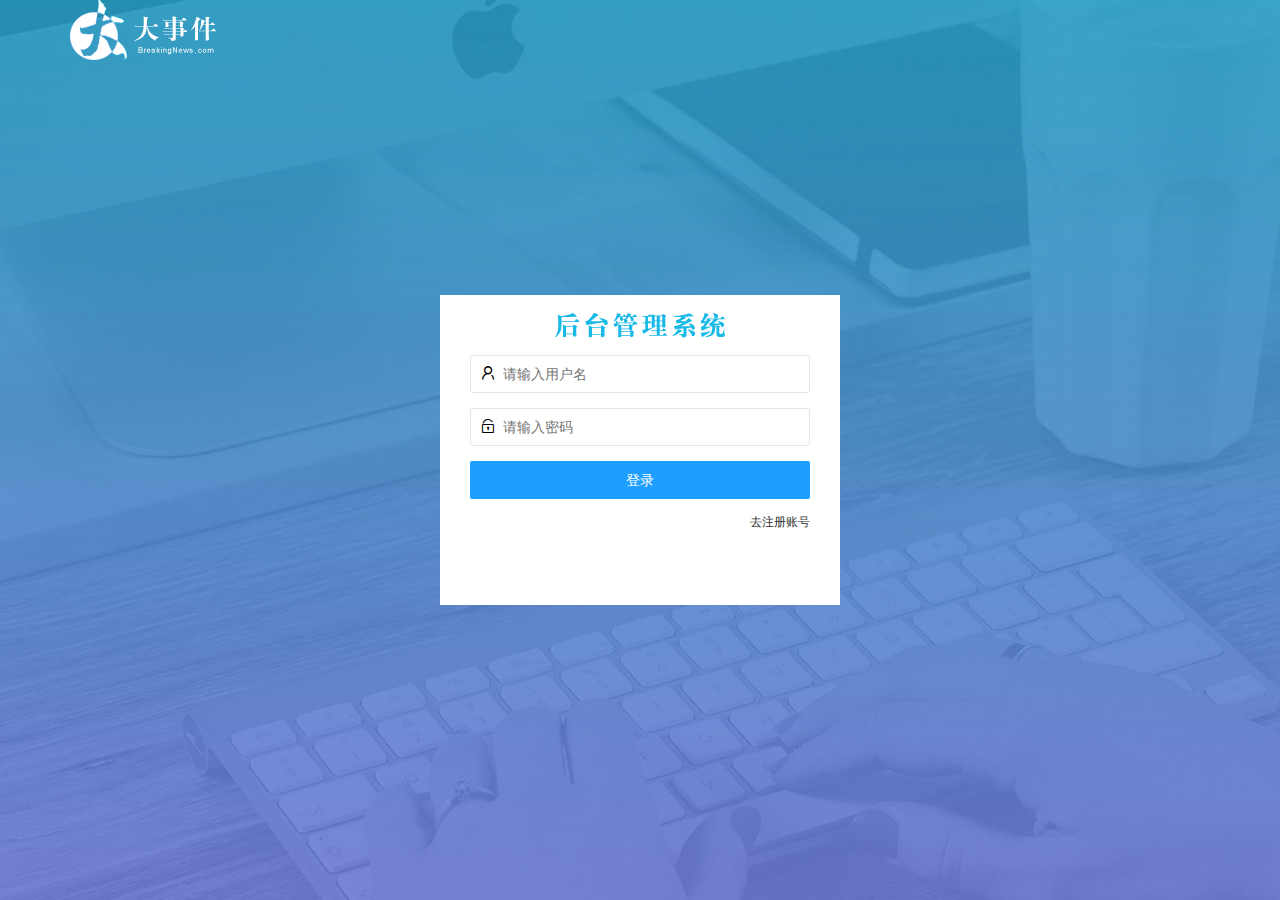
<file: login.html>
<!DOCTYPE html>
<html lang="en">

<head>
    <meta charset="UTF-8">
    <meta name="viewport" content="width=device-width, initial-scale=1.0">
    <title>大事件-登录/注册</title>
    <link rel="stylesheet" href="/assets/lib/layui/css/layui.css">
    <link rel="stylesheet" href="/assets/css/login.css">
</head>

<body>
    <div class="layui-main">
        <img src="/assets/images/logo.png" alt="">
    </div>
    <div class="loginAndRegBox">
        <div class="title-box"></div>
        <div class="login-box">
            <form class="layui-form" id="form_login">
                <!-- 用户名 -->
                <div class="layui-form-item">
                    <i class="layui-icon layui-icon-username"></i>
                    <input type="text" name="username" required lay-verify="required" placeholder="请输入用户名"
                        autocomplete="off" class="layui-input" />
                </div>
                <!-- 密码 -->
                <div class="layui-form-item">
                    <i class="layui-icon layui-icon-password"></i>
                    <input type="password" name="password" required lay-verify="required|pwd" placeholder="请输入密码"
                        autocomplete="off" class="layui-input" />
                </div>
                <!-- 登录按钮 -->
                <div class="layui-form-item">
                    <!-- 注意：表单提交按钮和普通按钮的区别，就是 lay-submit 属性 -->
                    <button class="layui-btn layui-btn-fluid layui-btn-normal" lay-submit>登录</button>
                </div>
                <div class="layui-form-item links">
                    <a href="javascript:;" id="link_reg">去注册账号</a>
                </div>
            </form>
        </div>
        <div class="reg-box">
            <form class="layui-form" id="form_reg">
                <!-- 用户名 -->
                <div class="layui-form-item">
                    <i class="layui-icon layui-icon-username"></i>
                    <input type="text" name="username" required lay-verify="required" placeholder="请输入用户名"
                        autocomplete="off" class="layui-input" />
                </div>
                <!-- 密码 -->
                <div class="layui-form-item">
                    <i class="layui-icon layui-icon-password"></i>
                    <input type="password" name="password" required lay-verify="required|pwd" placeholder="请输入密码"
                        autocomplete="off" class="layui-input" />
                </div>
                <!-- 密码确认框 -->
                <div class="layui-form-item">
                    <i class="layui-icon layui-icon-password"></i>
                    <input type="password" name="repassword" required lay-verify="required|pwd|repwd"
                        placeholder="再次确认密码" autocomplete="off" class="layui-input" />
                </div>
                <!-- 注册按钮 -->
                <div class="layui-form-item">
                    <!-- 注意：表单提交按钮和普通按钮的区别，就是 lay-submit 属性 -->
                    <button class="layui-btn layui-btn-fluid layui-btn-normal" lay-submit>注册</button>
                </div>
                <div class="layui-form-item links">
                    <a href="javascript:;" id="link_login">去登录</a>
                </div>
            </form>
        </div>

    </div>
    <!-- 导入 Layui 的JS文件 -->
    <script src="/assets/lib/layui/layui.all.js"></script>
    <!-- 导入 JQuery -->
    <script src="/assets/lib/jquery.js"></script>
    <!-- 导入自己封装的 baseAPI.js -->
    <script src="/assets/js/baseAPI.js"></script>
    <!-- 导入自己的 JavaScript 脚本 -->
    <script src="/assets/js/login.js"></script>
</body>

</html>
</file>
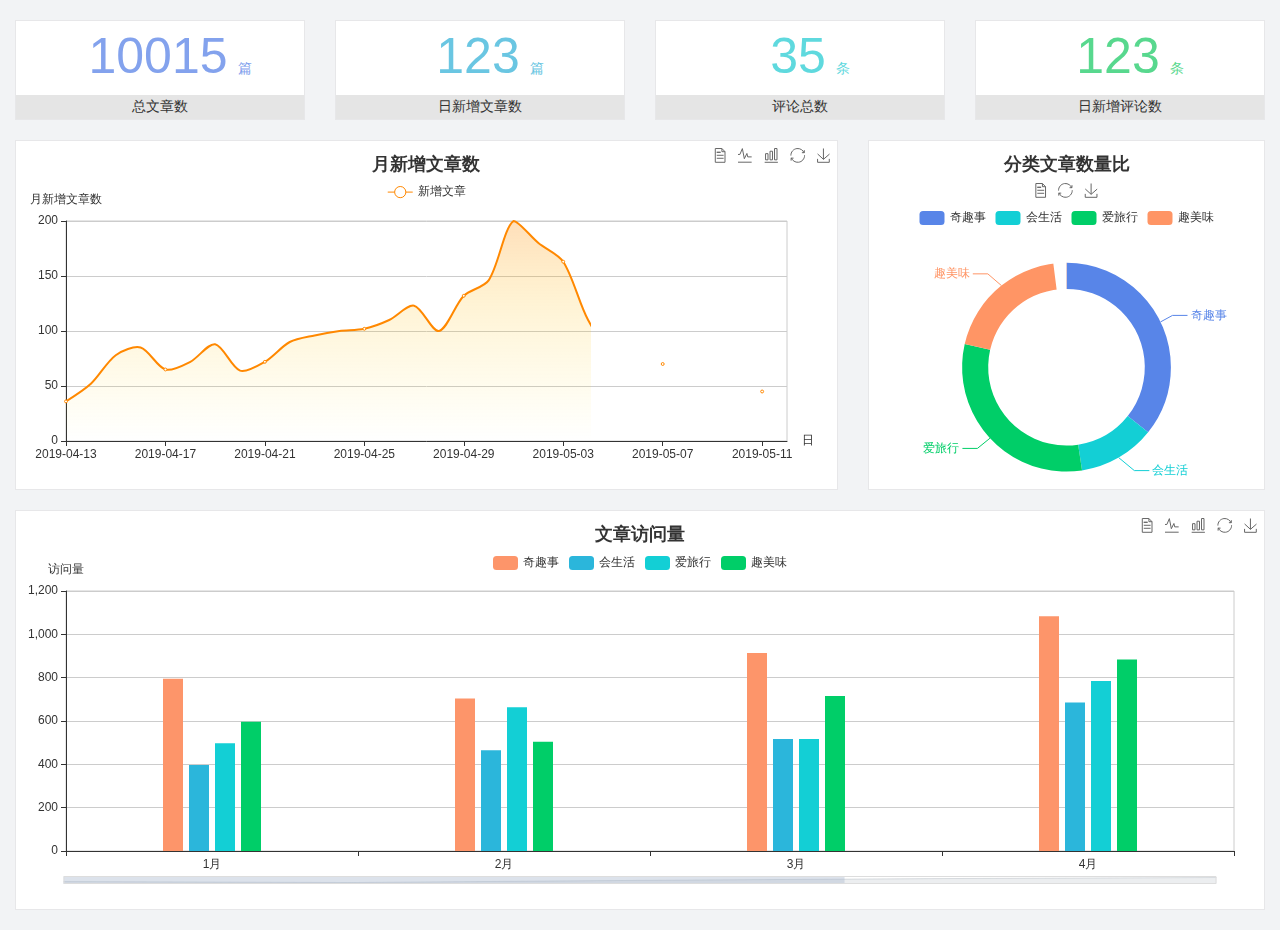
<file: home/dashboard.html>
<!DOCTYPE html>
<html lang="en">

<head>
  <meta charset="UTF-8">
  <meta name="viewport" content="width=device-width, initial-scale=1.0">
  <meta http-equiv="X-UA-Compatible" content="ie=edge">
  <title>图表统计</title>
  <link rel="stylesheet" href="../../assets/lib/bootstrap.css" />
  <link rel="stylesheet" href="../../assets/lib/main.css" />
  <script src="../../assets/lib/jquery.js"></script>
  <script type="text/javascript" src="../../assets/lib/echarts.min.js"></script>
</head>

<body>
  <div class="container-fluid">
    <div class="row spannel_list">
      <div class="col-sm-3 col-xs-6">
        <div class="spannel">
          <em>10015</em><span>篇</span>
          <b>总文章数</b>
        </div>
      </div>
      <div class="col-sm-3 col-xs-6">
        <div class="spannel scolor01">
          <em>123</em><span>篇</span>
          <b>日新增文章数</b>
        </div>
      </div>
      <div class="col-sm-3 col-xs-6">
        <div class="spannel scolor02">
          <em>35</em><span>条</span>
          <b>评论总数</b>
        </div>
      </div>
      <div class="col-sm-3 col-xs-6">
        <div class="spannel scolor03">
          <em>123</em><span>条</span>
          <b>日新增评论数</b>
        </div>
      </div>
    </div>
  </div>

  <div class="container-fluid">
    <div class="row curve-pie">
      <div class="col-lg-8 col-md-8">
        <div class="gragh_pannel" id="curve_show"></div>
      </div>
      <div class="col-lg-4 col-md-4">
        <div class="gragh_pannel" id="pie_show"></div>
      </div>
    </div>
  </div>

  <div class="container-fluid">
    <div class="column_pannel" id="column_show"></div>
  </div>

  <script>
    var oChart = echarts.init(document.getElementById('curve_show'));
    var aList_all = [
      { 'count': 36, 'date': '2019-04-13' },
      { 'count': 52, 'date': '2019-04-14' },
      { 'count': 78, 'date': '2019-04-15' },
      { 'count': 85, 'date': '2019-04-16' },
      { 'count': 65, 'date': '2019-04-17' },
      { 'count': 72, 'date': '2019-04-18' },
      { 'count': 88, 'date': '2019-04-19' },
      { 'count': 64, 'date': '2019-04-20' },
      { 'count': 72, 'date': '2019-04-21' },
      { 'count': 90, 'date': '2019-04-22' },
      { 'count': 96, 'date': '2019-04-23' },
      { 'count': 100, 'date': '2019-04-24' },
      { 'count': 102, 'date': '2019-04-25' },
      { 'count': 110, 'date': '2019-04-26' },
      { 'count': 123, 'date': '2019-04-27' },
      { 'count': 100, 'date': '2019-04-28' },
      { 'count': 132, 'date': '2019-04-29' },
      { 'count': 146, 'date': '2019-04-30' },
      { 'count': 200, 'date': '2019-05-01' },
      { 'count': 180, 'date': '2019-05-02' },
      { 'count': 163, 'date': '2019-05-03' },
      { 'count': 110, 'date': '2019-05-04' },
      { 'count': 80, 'date': '2019-05-05' },
      { 'count': 82, 'date': '2019-05-06' },
      { 'count': 70, 'date': '2019-05-07' },
      { 'count': 65, 'date': '2019-05-08' },
      { 'count': 54, 'date': '2019-05-09' },
      { 'count': 40, 'date': '2019-05-10' },
      { 'count': 45, 'date': '2019-05-11' },
      { 'count': 38, 'date': '2019-05-12' },
    ];

    let aCount = [];
    let aDate = [];

    for (var i = 0; i < aList_all.length; i++) {
      aCount.push(aList_all[i].count);
      aDate.push(aList_all[i].date);
    }

    var chartopt = {
      title: {
        text: '月新增文章数',
        left: 'center',
        top: '10'
      },
      tooltip: {
        trigger: 'axis'
      },
      legend: {
        data: ['新增文章'],
        top: '40'
      },
      toolbox: {
        show: true,
        feature: {
          mark: { show: true },
          dataView: { show: true, readOnly: false },
          magicType: { show: true, type: ['line', 'bar'] },
          restore: { show: true },
          saveAsImage: { show: true }
        }
      },
      calculable: true,
      xAxis: [
        {
          name: '日',
          type: 'category',
          boundaryGap: false,
          data: aDate
        }
      ],
      yAxis: [
        {
          name: '月新增文章数',
          type: 'value'
        }
      ],
      series: [
        {
          name: '新增文章',
          type: 'line',
          smooth: true,
          itemStyle: { normal: { areaStyle: { type: 'default' }, color: '#f80' }, lineStyle: { color: '#f80' } },
          data: aCount
        }],
      areaStyle: {
        normal: {
          color: new echarts.graphic.LinearGradient(0, 0, 0, 1, [{
            offset: 0,
            color: 'rgba(255,136,0,0.39)'
          }, {
            offset: .34,
            color: 'rgba(255,180,0,0.25)'
          }, {
            offset: 1,
            color: 'rgba(255,222,0,0.00)'
          }])

        }
      },
      grid: {
        show: true,
        x: 50,
        x2: 50,
        y: 80,
        height: 220
      }
    };

    oChart.setOption(chartopt);


    var oPie = echarts.init(document.getElementById('pie_show'));
    var oPieopt =
    {
      title: {
        top: 10,
        text: '分类文章数量比',
        x: 'center'
      },
      tooltip: {
        trigger: 'item',
        formatter: "{a} <br/>{b} : {c} ({d}%)"
      },
      color: ['#5885e8', '#13cfd5', '#00ce68', '#ff9565'],
      legend: {
        x: 'center',
        top: 65,
        data: ['奇趣事', '会生活', '爱旅行', '趣美味']
      },
      toolbox: {
        show: true,
        x: 'center',
        top: 35,
        feature: {
          mark: { show: true },
          dataView: { show: true, readOnly: false },
          magicType: {
            show: true,
            type: ['pie', 'funnel'],
            option: {
              funnel: {
                x: '25%',
                width: '50%',
                funnelAlign: 'left',
                max: 1548
              }
            }
          },
          restore: { show: true },
          saveAsImage: { show: true }
        }
      },
      calculable: true,
      series: [
        {
          name: '访问来源',
          type: 'pie',
          radius: ['45%', '60%'],
          center: ['50%', '65%'],
          data: [
            { value: 300, name: '奇趣事' },
            { value: 100, name: '会生活' },
            { value: 260, name: '爱旅行' },
            { value: 180, name: '趣美味' }
          ]
        }
      ]
    };
    oPie.setOption(oPieopt);



    var oColumn = this.echarts.init(document.getElementById('column_show'));
    var oColumnopt =
    {
      title: {
        text: '文章访问量',
        left: 'center',
        top: '10'
      },
      tooltip: {
        trigger: 'axis'
      },
      legend: {
        data: ['奇趣事', '会生活', '爱旅行', '趣美味'],
        top: '40'
      },
      toolbox: {
        show: true,
        feature: {
          mark: { show: true },
          dataView: { show: true, readOnly: false },
          magicType: { show: true, type: ['line', 'bar'] },
          restore: { show: true },
          saveAsImage: { show: true }
        }
      },
      calculable: true,
      xAxis: [
        {
          type: 'category',
          data: ['1月', '2月', '3月', '4月', '5月']
        }
      ],
      yAxis: [
        {
          name: '访问量',
          type: 'value'
        }
      ],
      series: [
        {
          name: '奇趣事',
          type: 'bar',
          barWidth: 20,
          itemStyle: {
            normal: { areaStyle: { type: 'default' }, color: '#fd956a' }
          },
          data: [800, 708, 920, 1090, 1200]
        },
        {
          name: '会生活',
          type: 'bar',
          barWidth: 20,
          itemStyle: {
            normal: { areaStyle: { type: 'default' }, color: '#2bb6db' }
          },
          data: [400, 468, 520, 690, 800]
        },
        {
          name: '爱旅行',
          type: 'bar',
          barWidth: 20,
          itemStyle: {
            normal: { areaStyle: { type: 'default' }, color: '#13cfd5' }
          },
          data: [500, 668, 520, 790, 900]
        },
        {
          name: '趣美味',
          type: 'bar',
          barWidth: 20,
          itemStyle: {
            normal: { areaStyle: { type: 'default' }, color: '#00ce68' }
          },
          data: [600, 508, 720, 890, 1000]
        }
      ],
      grid: {
        show: true,
        x: 50,
        x2: 30,
        y: 80,
        height: 260
      },
      dataZoom: [//给x轴设置滚动条
        {
          start: 0,//默认为0
          end: 100 - 1000 / 31,//默认为100
          type: 'slider',
          show: true,
          xAxisIndex: [0],
          handleSize: 0,//滑动条的 左右2个滑动条的大小
          height: 8,//组件高度
          left: 45, //左边的距离
          right: 50,//右边的距离
          bottom: 26,//右边的距离
          handleColor: '#ddd',//h滑动图标的颜色
          handleStyle: {
            borderColor: "#cacaca",
            borderWidth: "1",
            shadowBlur: 2,
            background: "#ddd",
            shadowColor: "#ddd",
          }
        }]
    };
    oColumn.setOption(oColumnopt);
  </script>
</body>

</html>
</file>
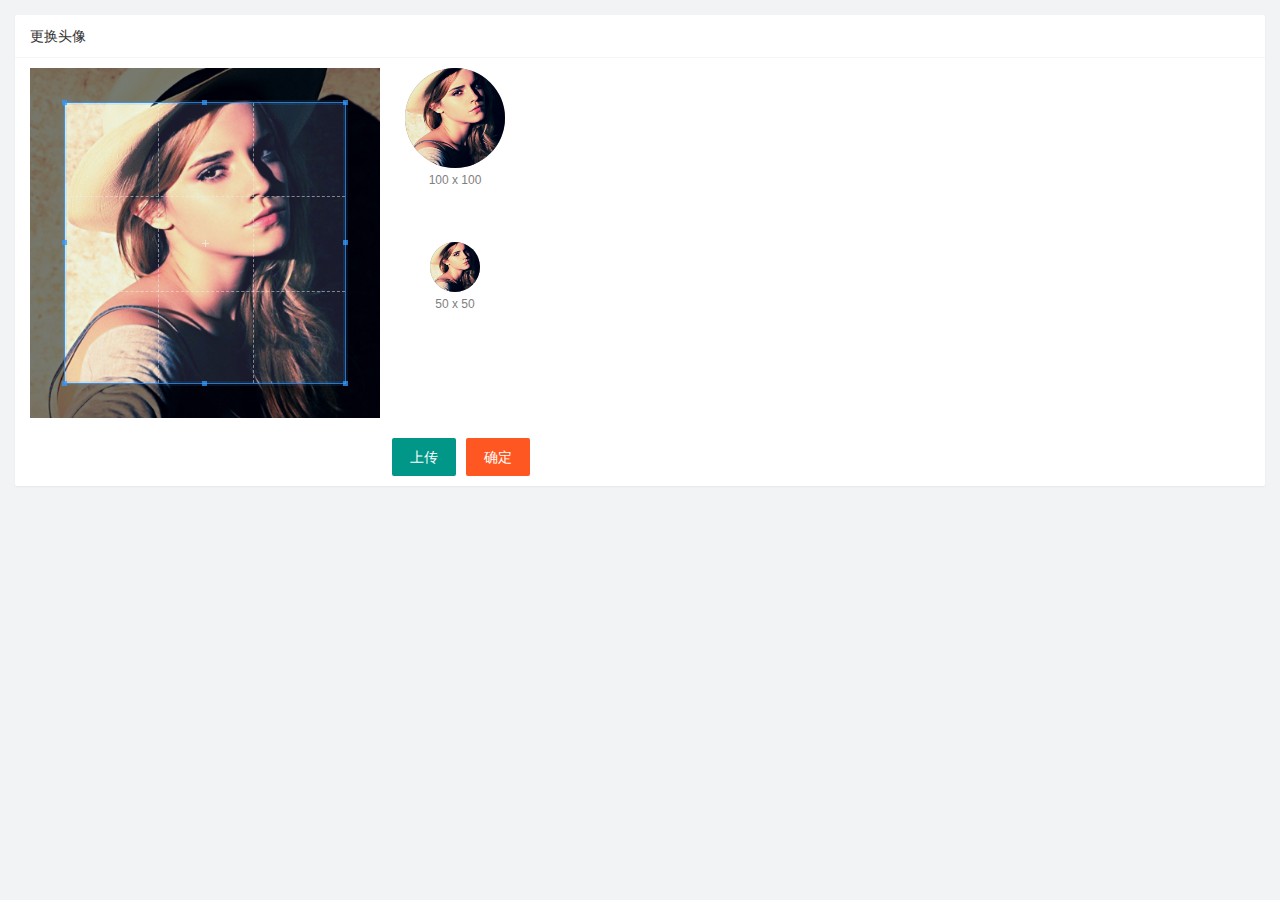
<file: user/user_avatar.html>
<!DOCTYPE html>
<html lang="en">

<head>
    <meta charset="UTF-8">
    <meta name="viewport" content="width=device-width, initial-scale=1.0">
    <title>Document</title>
    <link rel="stylesheet" href="/assets/lib/layui/css/layui.css">
    <link rel="stylesheet" href="/assets/css/user_avatar.css">
    <link rel="stylesheet" href="/assets/lib/cropper/cropper.css" />
</head>

<body>
    <!-- 卡片区域 -->
    <div class="layui-card">
        <div class="layui-card-header">更换头像</div>
        <div class="layui-card-body">
            <!-- 第一行的图片裁剪和预览区域 -->
            <div class="row1">
                <!-- 图片裁剪区域 -->
                <div class="cropper-box">
                    <!-- 这个 img 标签很重要，将来会把它初始化为裁剪区域 -->
                    <img id="image" src="/assets/images/sample.jpg" />
                </div>
                <!-- 图片的预览区域 -->
                <div class="preview-box">
                    <div>
                        <!-- 宽高为 100px 的预览区域 -->
                        <div class="img-preview w100"></div>
                        <p class="size">100 x 100</p>
                    </div>
                    <div>
                        <!-- 宽高为 50px 的预览区域 -->
                        <div class="img-preview w50"></div>
                        <p class="size">50 x 50</p>
                    </div>
                </div>
            </div>
            <!-- 第二行的按钮区域 -->
            <div class="row2">
                <input type="file" id="file" accept="image/*">
                <button type="button" class="layui-btn" id="btnChooseImage">上传</button>
                <button type="button" class="layui-btn layui-btn-danger" id="btnUpload">确定</button>
            </div>
        </div>
    </div>

    <script src="/assets/lib/jquery.js"></script>
    <script src="/assets/lib/cropper/Cropper.js"></script>
    <script src="/assets/lib/cropper/jquery-cropper.js"></script>
    <script src="/assets/js/user_avatar.js"></script>
    <script src="/assets/lib/layui/layui.all.js"></script>
    <script src="/assets/js/baseAPI.js"></script>
</body>

</html>
</file>
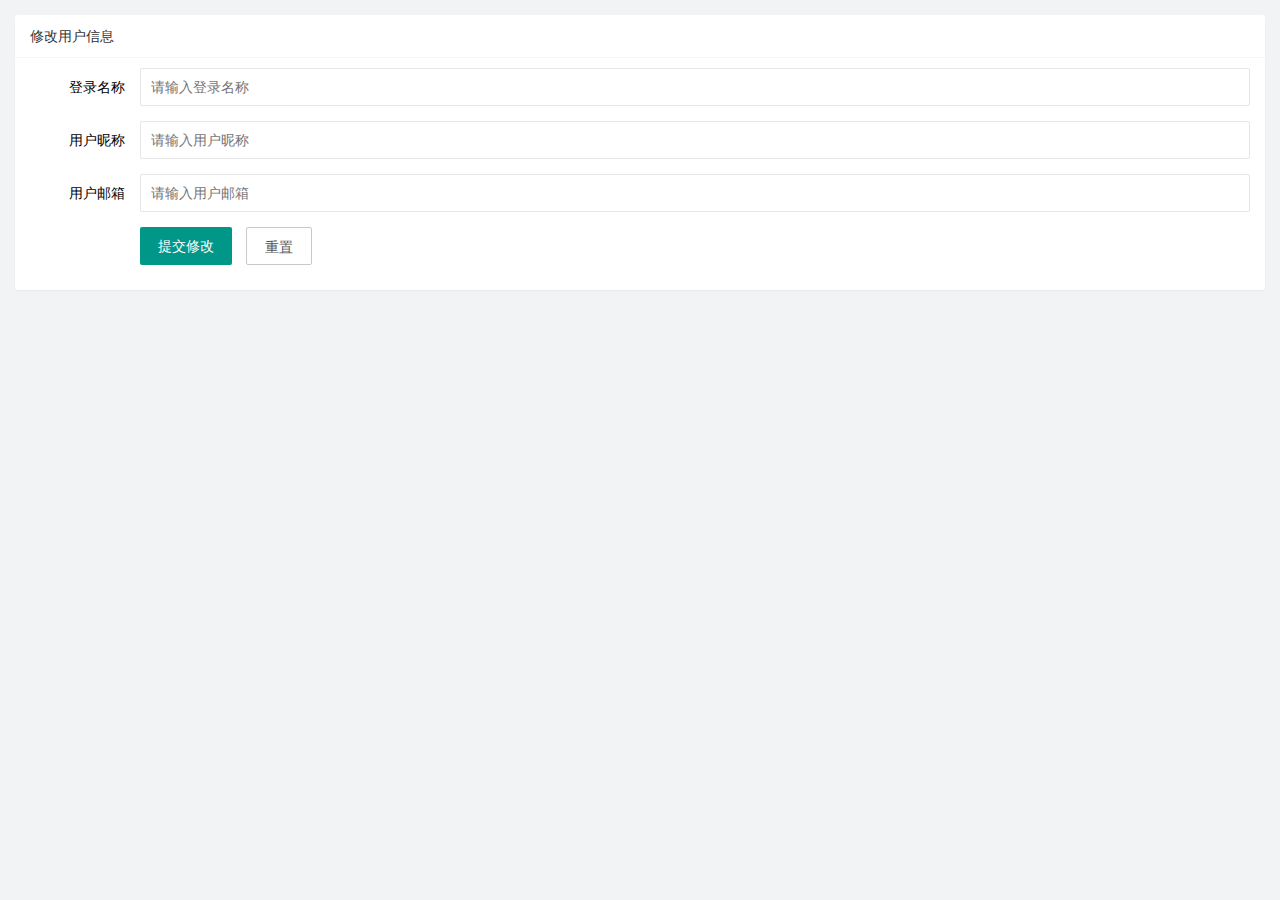
<file: user/user_info.html>
<!DOCTYPE html>
<html lang="en">

<head>
    <meta charset="UTF-8" />
    <meta name="viewport" content="width=device-width, initial-scale=1.0" />
    <title>Document</title>
    <!-- 导入 layui 的样式 -->
    <link rel="stylesheet" href="/assets/lib/layui/css/layui.css" />
    <!-- 导入自己的样式 -->
    <link rel="stylesheet" href="/assets/css/user_info.css" />



</head>

<body>
    <!-- 卡片区域 -->
    <div class="layui-card">
        <div class="layui-card-header">修改用户信息</div>
        <div class="layui-card-body">
            <!-- form 表单区域 -->
            <form class="layui-form" lay-filter="formUserInfo">
                <input type="hidden" name="id">
                <div class="layui-form-item">
                    <label class="layui-form-label">登录名称</label>
                    <div class="layui-input-block">
                        <input type="text" name="username" required lay-verify="required" placeholder="请输入登录名称"
                            autocomplete="off" class="layui-input" readonly />
                    </div>
                </div>
                <div class="layui-form-item">
                    <label class="layui-form-label">用户昵称</label>
                    <div class="layui-input-block">
                        <input type="text" name="nickname" required lay-verify="required|nickname" placeholder="请输入用户昵称"
                            autocomplete="off" class="layui-input" />
                    </div>
                </div>
                <div class="layui-form-item">
                    <label class="layui-form-label">用户邮箱</label>
                    <div class="layui-input-block">
                        <input type="text" name="email" required lay-verify="required|email" placeholder="请输入用户邮箱"
                            autocomplete="off" class="layui-input" />
                    </div>
                </div>
                <div class="layui-form-item">
                    <div class="layui-input-block">
                        <button class="layui-btn" lay-submit lay-filter="formDemo">提交修改</button>
                        <button type="reset" class="layui-btn layui-btn-primary" id="btnReset">重置</button>
                    </div>
                </div>
            </form>
        </div>
    </div>
    <!-- 导入 layui 的 js -->
    <script src="/assets/lib/layui/layui.all.js"></script>
    <!-- 导入 jquery -->
    <script src="/assets/lib/jquery.js"></script>
    <script src="/assets/js/baseAPI.js"></script>
    <!-- 导入自己的 js -->
    <script src="/assets/js/user_info.js"></script>

</body>

</html>
</file>
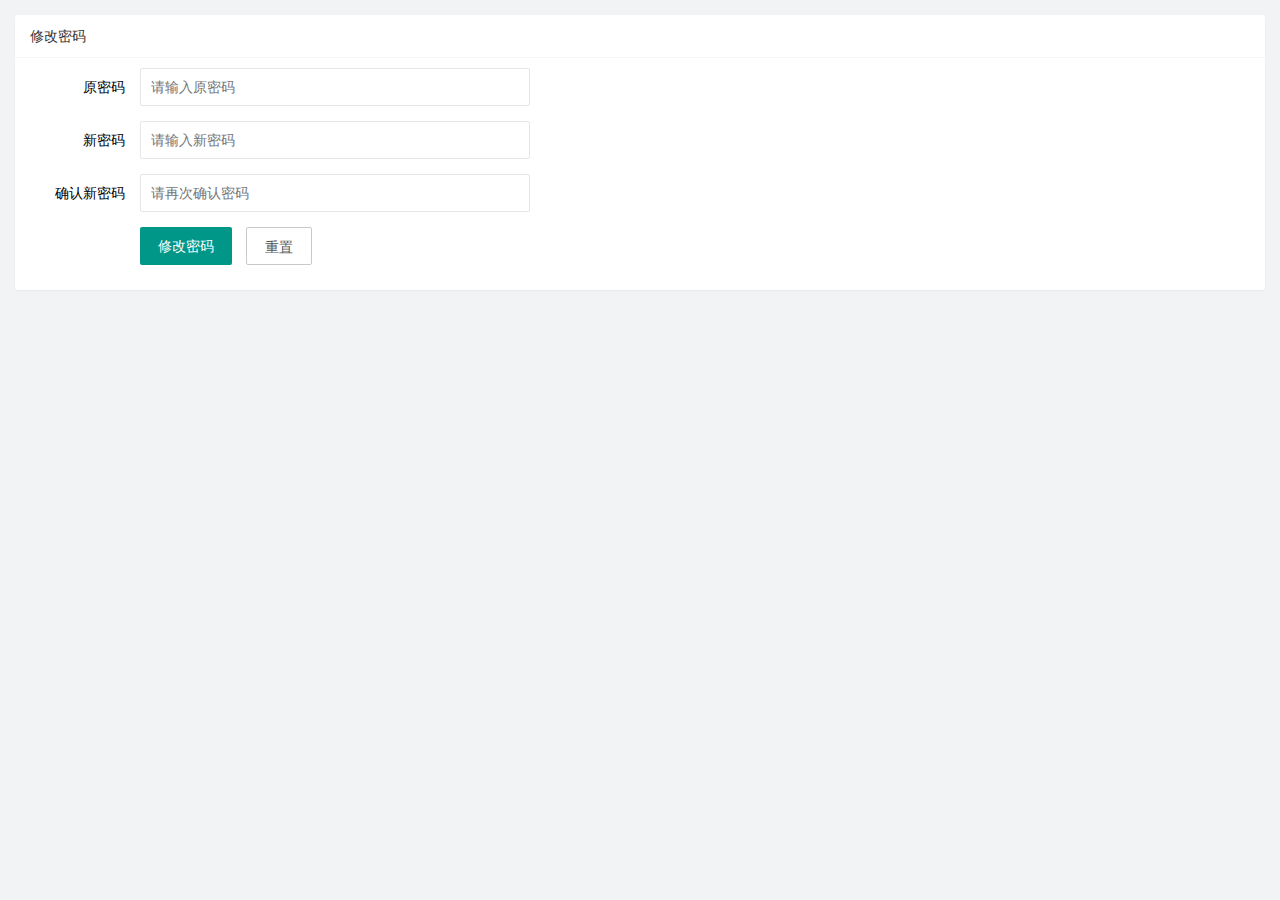
<file: user/user_pwd.html>
<!DOCTYPE html>
<html lang="en">

<head>
    <meta charset="UTF-8" />
    <meta name="viewport" content="width=device-width, initial-scale=1.0" />
    <title>Document</title>
    <link rel="stylesheet" href="/assets/lib/layui/css/layui.css" />
    <link rel="stylesheet" href="/assets/css/user_pwd.css" />
</head>

<body>
    <!-- 卡片区域 -->
    <div class="layui-card">
        <div class="layui-card-header">修改密码</div>
        <div class="layui-card-body">
            <form class="layui-form">
                <div class="layui-form-item">
                    <label class="layui-form-label">原密码</label>
                    <div class="layui-input-block">
                        <input type="password" name="oldPwd" required lay-verify="required|pwd" placeholder="请输入原密码"
                            autocomplete="off" class="layui-input" />
                    </div>
                </div>
                <div class="layui-form-item">
                    <label class="layui-form-label">新密码</label>
                    <div class="layui-input-block">
                        <input type="password" name="newPwd" required lay-verify="required|pwd|samePwd"
                            placeholder="请输入新密码" autocomplete="off" class="layui-input" />
                    </div>
                </div>
                <div class="layui-form-item">
                    <label class="layui-form-label">确认新密码</label>
                    <div class="layui-input-block">
                        <input type="password" name="rePwd" required lay-verify="required|pwd|rePwd"
                            placeholder="请再次确认密码" autocomplete="off" class="layui-input" />
                    </div>
                </div>
                <div class="layui-form-item">
                    <div class="layui-input-block">
                        <button class="layui-btn" lay-submit lay-filter="formDemo">修改密码</button>
                        <button type="reset" class="layui-btn layui-btn-primary">重置</button>
                    </div>
                </div>
            </form>
        </div>
    </div>
    <!-- 导入 layui 的 js -->
    <script src="/assets/lib/layui/layui.all.js"></script>
    <!-- 导入 jquery -->
    <script src="/assets/lib/jquery.js"></script>
    <script src="/assets/js/baseAPI.js"></script>
    <!-- 导入自己的 js -->
    <script src="/assets/js/user_pwd.js"></script>

</body>

</html>
</file>
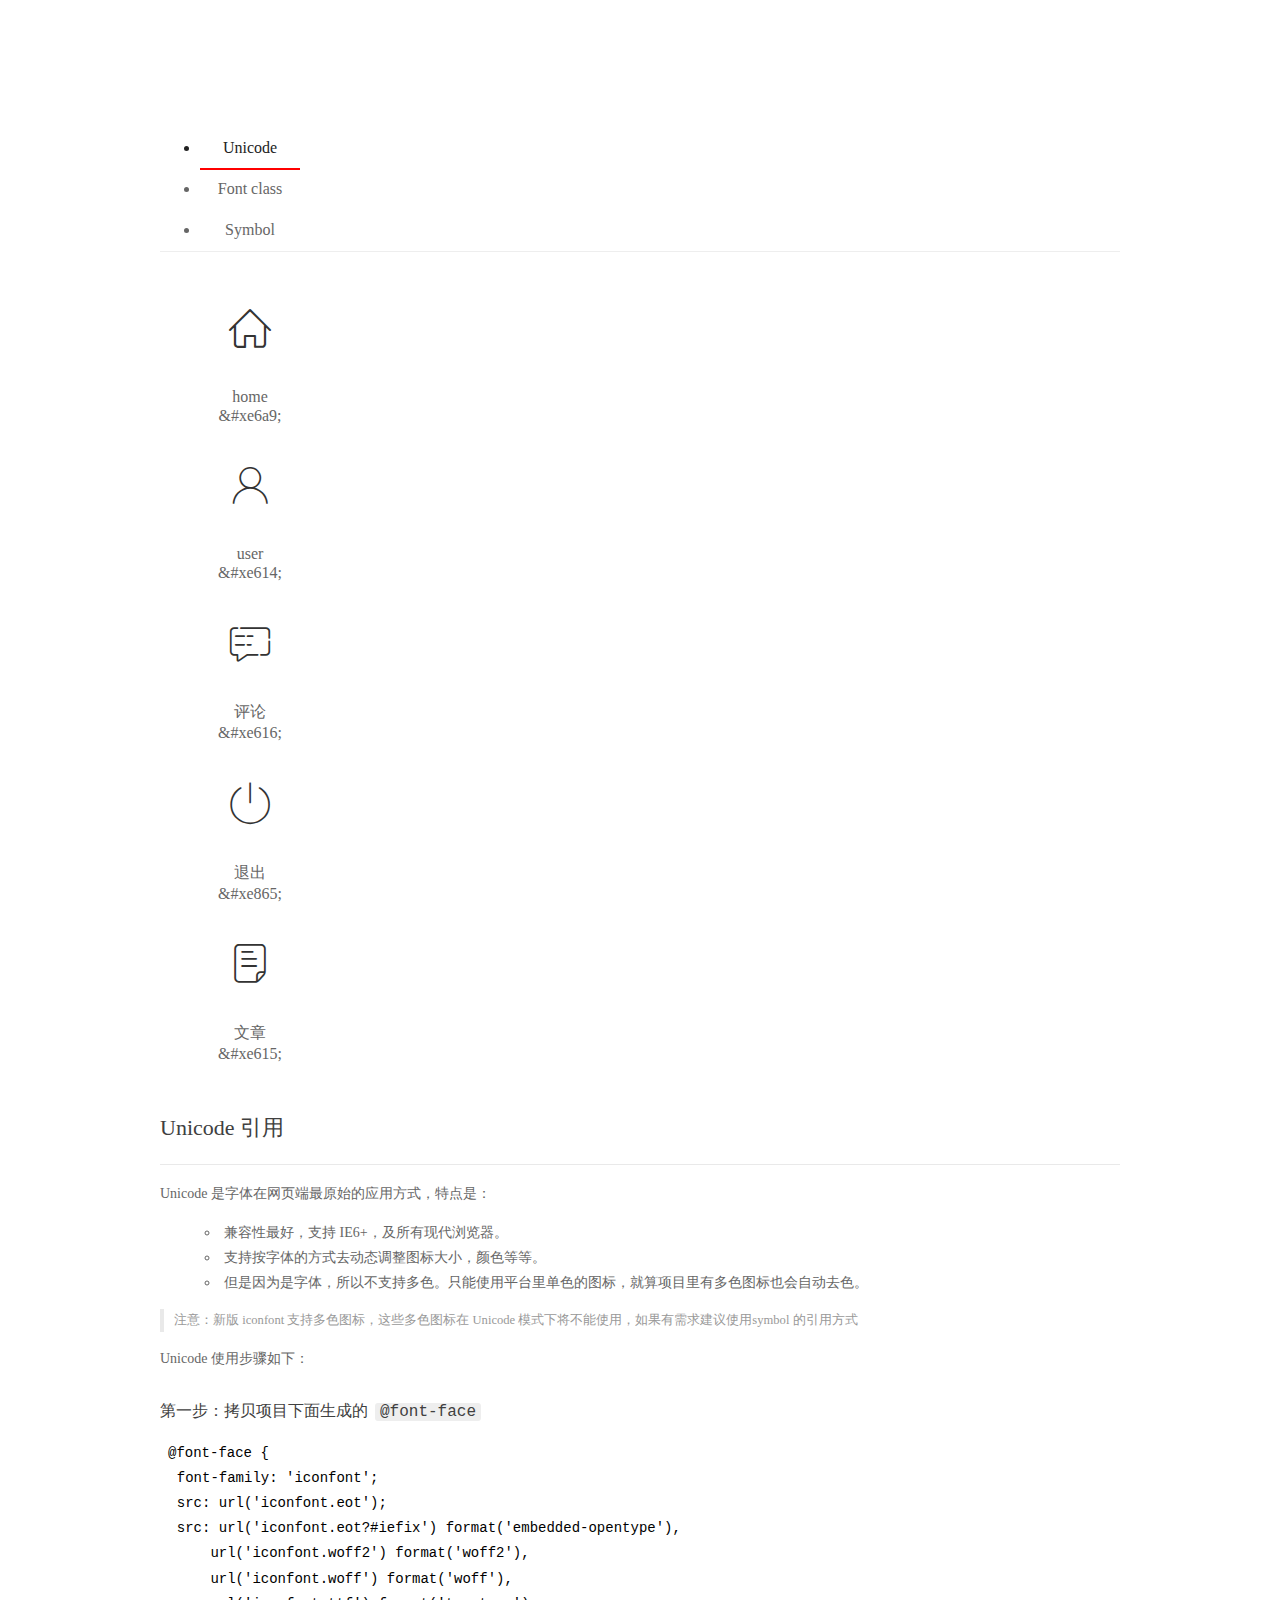
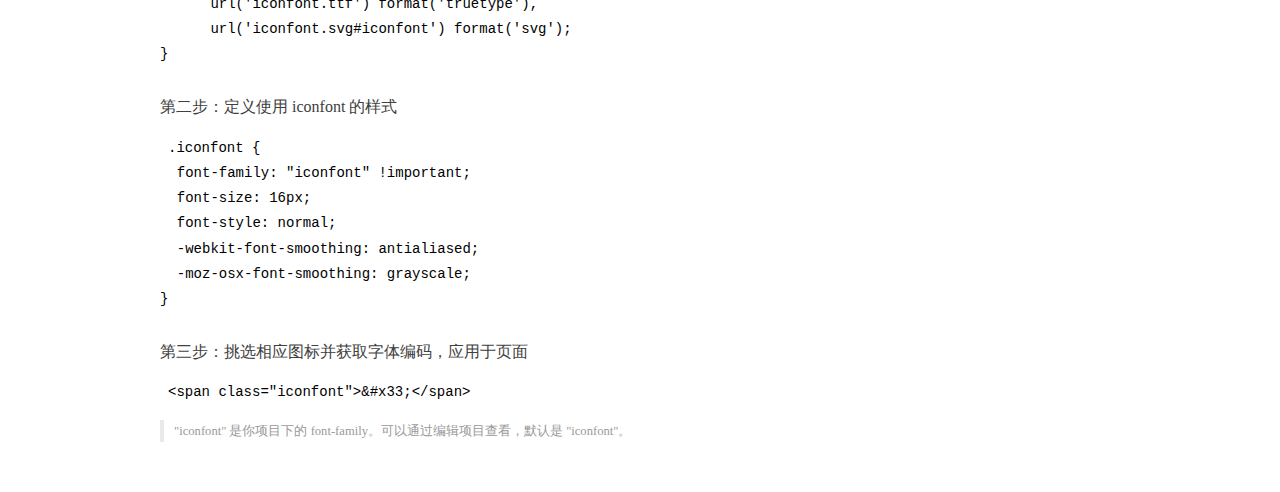
<file: assets/fonts/demo_index.html>
<!DOCTYPE html>
<html>
<head>
  <meta charset="utf-8"/>
  <title>IconFont Demo</title>
  <link rel="shortcut icon" href="https://gtms04.alicdn.com/tps/i4/TB1_oz6GVXXXXaFXpXXJDFnIXXX-64-64.ico" type="image/x-icon"/>
  <link rel="stylesheet" href="https://g.alicdn.com/thx/cube/1.3.2/cube.min.css">
  <link rel="stylesheet" href="demo.css">
  <link rel="stylesheet" href="iconfont.css">
  <script src="iconfont.js"></script>
  <!-- jQuery -->
  <script src="https://a1.alicdn.com/oss/uploads/2018/12/26/7bfddb60-08e8-11e9-9b04-53e73bb6408b.js"></script>
  <!-- 代码高亮 -->
  <script src="https://a1.alicdn.com/oss/uploads/2018/12/26/a3f714d0-08e6-11e9-8a15-ebf944d7534c.js"></script>
</head>
<body>
  <div class="main">
    <h1 class="logo"><a href="https://www.iconfont.cn/" title="iconfont 首页" target="_blank">&#xe86b;</a></h1>
    <div class="nav-tabs">
      <ul id="tabs" class="dib-box">
        <li class="dib active"><span>Unicode</span></li>
        <li class="dib"><span>Font class</span></li>
        <li class="dib"><span>Symbol</span></li>
      </ul>
      
    </div>
    <div class="tab-container">
      <div class="content unicode" style="display: block;">
          <ul class="icon_lists dib-box">
          
            <li class="dib">
              <span class="icon iconfont">&#xe6a9;</span>
                <div class="name">home</div>
                <div class="code-name">&amp;#xe6a9;</div>
              </li>
          
            <li class="dib">
              <span class="icon iconfont">&#xe614;</span>
                <div class="name">user</div>
                <div class="code-name">&amp;#xe614;</div>
              </li>
          
            <li class="dib">
              <span class="icon iconfont">&#xe616;</span>
                <div class="name">评论</div>
                <div class="code-name">&amp;#xe616;</div>
              </li>
          
            <li class="dib">
              <span class="icon iconfont">&#xe865;</span>
                <div class="name">退出</div>
                <div class="code-name">&amp;#xe865;</div>
              </li>
          
            <li class="dib">
              <span class="icon iconfont">&#xe615;</span>
                <div class="name">文章</div>
                <div class="code-name">&amp;#xe615;</div>
              </li>
          
          </ul>
          <div class="article markdown">
          <h2 id="unicode-">Unicode 引用</h2>
          <hr>

          <p>Unicode 是字体在网页端最原始的应用方式，特点是：</p>
          <ul>
            <li>兼容性最好，支持 IE6+，及所有现代浏览器。</li>
            <li>支持按字体的方式去动态调整图标大小，颜色等等。</li>
            <li>但是因为是字体，所以不支持多色。只能使用平台里单色的图标，就算项目里有多色图标也会自动去色。</li>
          </ul>
          <blockquote>
            <p>注意：新版 iconfont 支持多色图标，这些多色图标在 Unicode 模式下将不能使用，如果有需求建议使用symbol 的引用方式</p>
          </blockquote>
          <p>Unicode 使用步骤如下：</p>
          <h3 id="-font-face">第一步：拷贝项目下面生成的 <code>@font-face</code></h3>
<pre><code class="language-css"
>@font-face {
  font-family: 'iconfont';
  src: url('iconfont.eot');
  src: url('iconfont.eot?#iefix') format('embedded-opentype'),
      url('iconfont.woff2') format('woff2'),
      url('iconfont.woff') format('woff'),
      url('iconfont.ttf') format('truetype'),
      url('iconfont.svg#iconfont') format('svg');
}
</code></pre>
          <h3 id="-iconfont-">第二步：定义使用 iconfont 的样式</h3>
<pre><code class="language-css"
>.iconfont {
  font-family: "iconfont" !important;
  font-size: 16px;
  font-style: normal;
  -webkit-font-smoothing: antialiased;
  -moz-osx-font-smoothing: grayscale;
}
</code></pre>
          <h3 id="-">第三步：挑选相应图标并获取字体编码，应用于页面</h3>
<pre>
<code class="language-html"
>&lt;span class="iconfont"&gt;&amp;#x33;&lt;/span&gt;
</code></pre>
          <blockquote>
            <p>"iconfont" 是你项目下的 font-family。可以通过编辑项目查看，默认是 "iconfont"。</p>
          </blockquote>
          </div>
      </div>
      <div class="content font-class">
        <ul class="icon_lists dib-box">
          
          <li class="dib">
            <span class="icon iconfont icon-home"></span>
            <div class="name">
              home
            </div>
            <div class="code-name">.icon-home
            </div>
          </li>
          
          <li class="dib">
            <span class="icon iconfont icon-user"></span>
            <div class="name">
              user
            </div>
            <div class="code-name">.icon-user
            </div>
          </li>
          
          <li class="dib">
            <span class="icon iconfont icon-pinglun"></span>
            <div class="name">
              评论
            </div>
            <div class="code-name">.icon-pinglun
            </div>
          </li>
          
          <li class="dib">
            <span class="icon iconfont icon-tuichu"></span>
            <div class="name">
              退出
            </div>
            <div class="code-name">.icon-tuichu
            </div>
          </li>
          
          <li class="dib">
            <span class="icon iconfont icon-16"></span>
            <div class="name">
              文章
            </div>
            <div class="code-name">.icon-16
            </div>
          </li>
          
        </ul>
        <div class="article markdown">
        <h2 id="font-class-">font-class 引用</h2>
        <hr>

        <p>font-class 是 Unicode 使用方式的一种变种，主要是解决 Unicode 书写不直观，语意不明确的问题。</p>
        <p>与 Unicode 使用方式相比，具有如下特点：</p>
        <ul>
          <li>兼容性良好，支持 IE8+，及所有现代浏览器。</li>
          <li>相比于 Unicode 语意明确，书写更直观。可以很容易分辨这个 icon 是什么。</li>
          <li>因为使用 class 来定义图标，所以当要替换图标时，只需要修改 class 里面的 Unicode 引用。</li>
          <li>不过因为本质上还是使用的字体，所以多色图标还是不支持的。</li>
        </ul>
        <p>使用步骤如下：</p>
        <h3 id="-fontclass-">第一步：引入项目下面生成的 fontclass 代码：</h3>
<pre><code class="language-html">&lt;link rel="stylesheet" href="./iconfont.css"&gt;
</code></pre>
        <h3 id="-">第二步：挑选相应图标并获取类名，应用于页面：</h3>
<pre><code class="language-html">&lt;span class="iconfont icon-xxx"&gt;&lt;/span&gt;
</code></pre>
        <blockquote>
          <p>"
            iconfont" 是你项目下的 font-family。可以通过编辑项目查看，默认是 "iconfont"。</p>
        </blockquote>
      </div>
      </div>
      <div class="content symbol">
          <ul class="icon_lists dib-box">
          
            <li class="dib">
                <svg class="icon svg-icon" aria-hidden="true">
                  <use xlink:href="#icon-home"></use>
                </svg>
                <div class="name">home</div>
                <div class="code-name">#icon-home</div>
            </li>
          
            <li class="dib">
                <svg class="icon svg-icon" aria-hidden="true">
                  <use xlink:href="#icon-user"></use>
                </svg>
                <div class="name">user</div>
                <div class="code-name">#icon-user</div>
            </li>
          
            <li class="dib">
                <svg class="icon svg-icon" aria-hidden="true">
                  <use xlink:href="#icon-pinglun"></use>
                </svg>
                <div class="name">评论</div>
                <div class="code-name">#icon-pinglun</div>
            </li>
          
            <li class="dib">
                <svg class="icon svg-icon" aria-hidden="true">
                  <use xlink:href="#icon-tuichu"></use>
                </svg>
                <div class="name">退出</div>
                <div class="code-name">#icon-tuichu</div>
            </li>
          
            <li class="dib">
                <svg class="icon svg-icon" aria-hidden="true">
                  <use xlink:href="#icon-16"></use>
                </svg>
                <div class="name">文章</div>
                <div class="code-name">#icon-16</div>
            </li>
          
          </ul>
          <div class="article markdown">
          <h2 id="symbol-">Symbol 引用</h2>
          <hr>

          <p>这是一种全新的使用方式，应该说这才是未来的主流，也是平台目前推荐的用法。相关介绍可以参考这篇<a href="">文章</a>
            这种用法其实是做了一个 SVG 的集合，与另外两种相比具有如下特点：</p>
          <ul>
            <li>支持多色图标了，不再受单色限制。</li>
            <li>通过一些技巧，支持像字体那样，通过 <code>font-size</code>, <code>color</code> 来调整样式。</li>
            <li>兼容性较差，支持 IE9+，及现代浏览器。</li>
            <li>浏览器渲染 SVG 的性能一般，还不如 png。</li>
          </ul>
          <p>使用步骤如下：</p>
          <h3 id="-symbol-">第一步：引入项目下面生成的 symbol 代码：</h3>
<pre><code class="language-html">&lt;script src="./iconfont.js"&gt;&lt;/script&gt;
</code></pre>
          <h3 id="-css-">第二步：加入通用 CSS 代码（引入一次就行）：</h3>
<pre><code class="language-html">&lt;style&gt;
.icon {
  width: 1em;
  height: 1em;
  vertical-align: -0.15em;
  fill: currentColor;
  overflow: hidden;
}
&lt;/style&gt;
</code></pre>
          <h3 id="-">第三步：挑选相应图标并获取类名，应用于页面：</h3>
<pre><code class="language-html">&lt;svg class="icon" aria-hidden="true"&gt;
  &lt;use xlink:href="#icon-xxx"&gt;&lt;/use&gt;
&lt;/svg&gt;
</code></pre>
          </div>
      </div>

    </div>
  </div>
  <script>
  $(document).ready(function () {
      $('.tab-container .content:first').show()

      $('#tabs li').click(function (e) {
        var tabContent = $('.tab-container .content')
        var index = $(this).index()

        if ($(this).hasClass('active')) {
          return
        } else {
          $('#tabs li').removeClass('active')
          $(this).addClass('active')

          tabContent.hide().eq(index).fadeIn()
        }
      })
    })
  </script>
</body>
</html>
</file>
<file: assets/lib/layui/css/layui.css>
/** layui-v2.5.5 MIT License By https://www.layui.com */
 .layui-inline,img{display:inline-block;vertical-align:middle}h1,h2,h3,h4,h5,h6{font-weight:400}.layui-edge,.layui-header,.layui-inline,.layui-main{position:relative}.layui-body,.layui-edge,.layui-elip{overflow:hidden}.layui-btn,.layui-edge,.layui-inline,img{vertical-align:middle}.layui-btn,.layui-disabled,.layui-icon,.layui-unselect{-moz-user-select:none;-webkit-user-select:none;-ms-user-select:none}.layui-elip,.layui-form-checkbox span,.layui-form-pane .layui-form-label{text-overflow:ellipsis;white-space:nowrap}.layui-breadcrumb,.layui-tree-btnGroup{visibility:hidden}blockquote,body,button,dd,div,dl,dt,form,h1,h2,h3,h4,h5,h6,input,li,ol,p,pre,td,textarea,th,ul{margin:0;padding:0;-webkit-tap-highlight-color:rgba(0,0,0,0)}a:active,a:hover{outline:0}img{border:none}li{list-style:none}table{border-collapse:collapse;border-spacing:0}h4,h5,h6{font-size:100%}button,input,optgroup,option,select,textarea{font-family:inherit;font-size:inherit;font-style:inherit;font-weight:inherit;outline:0}pre{white-space:pre-wrap;white-space:-moz-pre-wrap;white-space:-pre-wrap;white-space:-o-pre-wrap;word-wrap:break-word}body{line-height:24px;font:14px Helvetica Neue,Helvetica,PingFang SC,Tahoma,Arial,sans-serif}hr{height:1px;margin:10px 0;border:0;clear:both}a{color:#333;text-decoration:none}a:hover{color:#777}a cite{font-style:normal;*cursor:pointer}.layui-border-box,.layui-border-box *{box-sizing:border-box}.layui-box,.layui-box *{box-sizing:content-box}.layui-clear{clear:both;*zoom:1}.layui-clear:after{content:'\20';clear:both;*zoom:1;display:block;height:0}.layui-inline{*display:inline;*zoom:1}.layui-edge{display:inline-block;width:0;height:0;border-width:6px;border-style:dashed;border-color:transparent}.layui-edge-top{top:-4px;border-bottom-color:#999;border-bottom-style:solid}.layui-edge-right{border-left-color:#999;border-left-style:solid}.layui-edge-bottom{top:2px;border-top-color:#999;border-top-style:solid}.layui-edge-left{border-right-color:#999;border-right-style:solid}.layui-disabled,.layui-disabled:hover{color:#d2d2d2!important;cursor:not-allowed!important}.layui-circle{border-radius:100%}.layui-show{display:block!important}.layui-hide{display:none!important}@font-face{font-family:layui-icon;src:url(../font/iconfont.eot?v=250);src:url(../font/iconfont.eot?v=250#iefix) format('embedded-opentype'),url(../font/iconfont.woff2?v=250) format('woff2'),url(../font/iconfont.woff?v=250) format('woff'),url(../font/iconfont.ttf?v=250) format('truetype'),url(../font/iconfont.svg?v=250#layui-icon) format('svg')}.layui-icon{font-family:layui-icon!important;font-size:16px;font-style:normal;-webkit-font-smoothing:antialiased;-moz-osx-font-smoothing:grayscale}.layui-icon-reply-fill:before{content:"\e611"}.layui-icon-set-fill:before{content:"\e614"}.layui-icon-menu-fill:before{content:"\e60f"}.layui-icon-search:before{content:"\e615"}.layui-icon-share:before{content:"\e641"}.layui-icon-set-sm:before{content:"\e620"}.layui-icon-engine:before{content:"\e628"}.layui-icon-close:before{content:"\1006"}.layui-icon-close-fill:before{content:"\1007"}.layui-icon-chart-screen:before{content:"\e629"}.layui-icon-star:before{content:"\e600"}.layui-icon-circle-dot:before{content:"\e617"}.layui-icon-chat:before{content:"\e606"}.layui-icon-release:before{content:"\e609"}.layui-icon-list:before{content:"\e60a"}.layui-icon-chart:before{content:"\e62c"}.layui-icon-ok-circle:before{content:"\1005"}.layui-icon-layim-theme:before{content:"\e61b"}.layui-icon-table:before{content:"\e62d"}.layui-icon-right:before{content:"\e602"}.layui-icon-left:before{content:"\e603"}.layui-icon-cart-simple:before{content:"\e698"}.layui-icon-face-cry:before{content:"\e69c"}.layui-icon-face-smile:before{content:"\e6af"}.layui-icon-survey:before{content:"\e6b2"}.layui-icon-tree:before{content:"\e62e"}.layui-icon-upload-circle:before{content:"\e62f"}.layui-icon-add-circle:before{content:"\e61f"}.layui-icon-download-circle:before{content:"\e601"}.layui-icon-templeate-1:before{content:"\e630"}.layui-icon-util:before{content:"\e631"}.layui-icon-face-surprised:before{content:"\e664"}.layui-icon-edit:before{content:"\e642"}.layui-icon-speaker:before{content:"\e645"}.layui-icon-down:before{content:"\e61a"}.layui-icon-file:before{content:"\e621"}.layui-icon-layouts:before{content:"\e632"}.layui-icon-rate-half:before{content:"\e6c9"}.layui-icon-add-circle-fine:before{content:"\e608"}.layui-icon-prev-circle:before{content:"\e633"}.layui-icon-read:before{content:"\e705"}.layui-icon-404:before{content:"\e61c"}.layui-icon-carousel:before{content:"\e634"}.layui-icon-help:before{content:"\e607"}.layui-icon-code-circle:before{content:"\e635"}.layui-icon-water:before{content:"\e636"}.layui-icon-username:before{content:"\e66f"}.layui-icon-find-fill:before{content:"\e670"}.layui-icon-about:before{content:"\e60b"}.layui-icon-location:before{content:"\e715"}.layui-icon-up:before{content:"\e619"}.layui-icon-pause:before{content:"\e651"}.layui-icon-date:before{content:"\e637"}.layui-icon-layim-uploadfile:before{content:"\e61d"}.layui-icon-delete:before{content:"\e640"}.layui-icon-play:before{content:"\e652"}.layui-icon-top:before{content:"\e604"}.layui-icon-friends:before{content:"\e612"}.layui-icon-refresh-3:before{content:"\e9aa"}.layui-icon-ok:before{content:"\e605"}.layui-icon-layer:before{content:"\e638"}.layui-icon-face-smile-fine:before{content:"\e60c"}.layui-icon-dollar:before{content:"\e659"}.layui-icon-group:before{content:"\e613"}.layui-icon-layim-download:before{content:"\e61e"}.layui-icon-picture-fine:before{content:"\e60d"}.layui-icon-link:before{content:"\e64c"}.layui-icon-diamond:before{content:"\e735"}.layui-icon-log:before{content:"\e60e"}.layui-icon-rate-solid:before{content:"\e67a"}.layui-icon-fonts-del:before{content:"\e64f"}.layui-icon-unlink:before{content:"\e64d"}.layui-icon-fonts-clear:before{content:"\e639"}.layui-icon-triangle-r:before{content:"\e623"}.layui-icon-circle:before{content:"\e63f"}.layui-icon-radio:before{content:"\e643"}.layui-icon-align-center:before{content:"\e647"}.layui-icon-align-right:before{content:"\e648"}.layui-icon-align-left:before{content:"\e649"}.layui-icon-loading-1:before{content:"\e63e"}.layui-icon-return:before{content:"\e65c"}.layui-icon-fonts-strong:before{content:"\e62b"}.layui-icon-upload:before{content:"\e67c"}.layui-icon-dialogue:before{content:"\e63a"}.layui-icon-video:before{content:"\e6ed"}.layui-icon-headset:before{content:"\e6fc"}.layui-icon-cellphone-fine:before{content:"\e63b"}.layui-icon-add-1:before{content:"\e654"}.layui-icon-face-smile-b:before{content:"\e650"}.layui-icon-fonts-html:before{content:"\e64b"}.layui-icon-form:before{content:"\e63c"}.layui-icon-cart:before{content:"\e657"}.layui-icon-camera-fill:before{content:"\e65d"}.layui-icon-tabs:before{content:"\e62a"}.layui-icon-fonts-code:before{content:"\e64e"}.layui-icon-fire:before{content:"\e756"}.layui-icon-set:before{content:"\e716"}.layui-icon-fonts-u:before{content:"\e646"}.layui-icon-triangle-d:before{content:"\e625"}.layui-icon-tips:before{content:"\e702"}.layui-icon-picture:before{content:"\e64a"}.layui-icon-more-vertical:before{content:"\e671"}.layui-icon-flag:before{content:"\e66c"}.layui-icon-loading:before{content:"\e63d"}.layui-icon-fonts-i:before{content:"\e644"}.layui-icon-refresh-1:before{content:"\e666"}.layui-icon-rmb:before{content:"\e65e"}.layui-icon-home:before{content:"\e68e"}.layui-icon-user:before{content:"\e770"}.layui-icon-notice:before{content:"\e667"}.layui-icon-login-weibo:before{content:"\e675"}.layui-icon-voice:before{content:"\e688"}.layui-icon-upload-drag:before{content:"\e681"}.layui-icon-login-qq:before{content:"\e676"}.layui-icon-snowflake:before{content:"\e6b1"}.layui-icon-file-b:before{content:"\e655"}.layui-icon-template:before{content:"\e663"}.layui-icon-auz:before{content:"\e672"}.layui-icon-console:before{content:"\e665"}.layui-icon-app:before{content:"\e653"}.layui-icon-prev:before{content:"\e65a"}.layui-icon-website:before{content:"\e7ae"}.layui-icon-next:before{content:"\e65b"}.layui-icon-component:before{content:"\e857"}.layui-icon-more:before{content:"\e65f"}.layui-icon-login-wechat:before{content:"\e677"}.layui-icon-shrink-right:before{content:"\e668"}.layui-icon-spread-left:before{content:"\e66b"}.layui-icon-camera:before{content:"\e660"}.layui-icon-note:before{content:"\e66e"}.layui-icon-refresh:before{content:"\e669"}.layui-icon-female:before{content:"\e661"}.layui-icon-male:before{content:"\e662"}.layui-icon-password:before{content:"\e673"}.layui-icon-senior:before{content:"\e674"}.layui-icon-theme:before{content:"\e66a"}.layui-icon-tread:before{content:"\e6c5"}.layui-icon-praise:before{content:"\e6c6"}.layui-icon-star-fill:before{content:"\e658"}.layui-icon-rate:before{content:"\e67b"}.layui-icon-template-1:before{content:"\e656"}.layui-icon-vercode:before{content:"\e679"}.layui-icon-cellphone:before{content:"\e678"}.layui-icon-screen-full:before{content:"\e622"}.layui-icon-screen-restore:before{content:"\e758"}.layui-icon-cols:before{content:"\e610"}.layui-icon-export:before{content:"\e67d"}.layui-icon-print:before{content:"\e66d"}.layui-icon-slider:before{content:"\e714"}.layui-icon-addition:before{content:"\e624"}.layui-icon-subtraction:before{content:"\e67e"}.layui-icon-service:before{content:"\e626"}.layui-icon-transfer:before{content:"\e691"}.layui-main{width:1140px;margin:0 auto}.layui-header{z-index:1000;height:60px}.layui-header a:hover{transition:all .5s;-webkit-transition:all .5s}.layui-side{position:fixed;left:0;top:0;bottom:0;z-index:999;width:200px;overflow-x:hidden}.layui-side-scroll{position:relative;width:220px;height:100%;overflow-x:hidden}.layui-body{position:absolute;left:200px;right:0;top:0;bottom:0;z-index:998;width:auto;overflow-y:auto;box-sizing:border-box}.layui-layout-body{overflow:hidden}.layui-layout-admin .layui-header{background-color:#23262E}.layui-layout-admin .layui-side{top:60px;width:200px;overflow-x:hidden}.layui-layout-admin .layui-body{position:fixed;top:60px;bottom:44px}.layui-layout-admin .layui-main{width:auto;margin:0 15px}.layui-layout-admin .layui-footer{position:fixed;left:200px;right:0;bottom:0;height:44px;line-height:44px;padding:0 15px;background-color:#eee}.layui-layout-admin .layui-logo{position:absolute;left:0;top:0;width:200px;height:100%;line-height:60px;text-align:center;color:#009688;font-size:16px}.layui-layout-admin .layui-header .layui-nav{background:0 0}.layui-layout-left{position:absolute!important;left:200px;top:0}.layui-layout-right{position:absolute!important;right:0;top:0}.layui-container{position:relative;margin:0 auto;padding:0 15px;box-sizing:border-box}.layui-fluid{position:relative;margin:0 auto;padding:0 15px}.layui-row:after,.layui-row:before{content:'';display:block;clear:both}.layui-col-lg1,.layui-col-lg10,.layui-col-lg11,.layui-col-lg12,.layui-col-lg2,.layui-col-lg3,.layui-col-lg4,.layui-col-lg5,.layui-col-lg6,.layui-col-lg7,.layui-col-lg8,.layui-col-lg9,.layui-col-md1,.layui-col-md10,.layui-col-md11,.layui-col-md12,.layui-col-md2,.layui-col-md3,.layui-col-md4,.layui-col-md5,.layui-col-md6,.layui-col-md7,.layui-col-md8,.layui-col-md9,.layui-col-sm1,.layui-col-sm10,.layui-col-sm11,.layui-col-sm12,.layui-col-sm2,.layui-col-sm3,.layui-col-sm4,.layui-col-sm5,.layui-col-sm6,.layui-col-sm7,.layui-col-sm8,.layui-col-sm9,.layui-col-xs1,.layui-col-xs10,.layui-col-xs11,.layui-col-xs12,.layui-col-xs2,.layui-col-xs3,.layui-col-xs4,.layui-col-xs5,.layui-col-xs6,.layui-col-xs7,.layui-col-xs8,.layui-col-xs9{position:relative;display:block;box-sizing:border-box}.layui-col-xs1,.layui-col-xs10,.layui-col-xs11,.layui-col-xs12,.layui-col-xs2,.layui-col-xs3,.layui-col-xs4,.layui-col-xs5,.layui-col-xs6,.layui-col-xs7,.layui-col-xs8,.layui-col-xs9{float:left}.layui-col-xs1{width:8.33333333%}.layui-col-xs2{width:16.66666667%}.layui-col-xs3{width:25%}.layui-col-xs4{width:33.33333333%}.layui-col-xs5{width:41.66666667%}.layui-col-xs6{width:50%}.layui-col-xs7{width:58.33333333%}.layui-col-xs8{width:66.66666667%}.layui-col-xs9{width:75%}.layui-col-xs10{width:83.33333333%}.layui-col-xs11{width:91.66666667%}.layui-col-xs12{width:100%}.layui-col-xs-offset1{margin-left:8.33333333%}.layui-col-xs-offset2{margin-left:16.66666667%}.layui-col-xs-offset3{margin-left:25%}.layui-col-xs-offset4{margin-left:33.33333333%}.layui-col-xs-offset5{margin-left:41.66666667%}.layui-col-xs-offset6{margin-left:50%}.layui-col-xs-offset7{margin-left:58.33333333%}.layui-col-xs-offset8{margin-left:66.66666667%}.layui-col-xs-offset9{margin-left:75%}.layui-col-xs-offset10{margin-left:83.33333333%}.layui-col-xs-offset11{margin-left:91.66666667%}.layui-col-xs-offset12{margin-left:100%}@media screen and (max-width:768px){.layui-hide-xs{display:none!important}.layui-show-xs-block{display:block!important}.layui-show-xs-inline{display:inline!important}.layui-show-xs-inline-block{display:inline-block!important}}@media screen and (min-width:768px){.layui-container{width:750px}.layui-hide-sm{display:none!important}.layui-show-sm-block{display:block!important}.layui-show-sm-inline{display:inline!important}.layui-show-sm-inline-block{display:inline-block!important}.layui-col-sm1,.layui-col-sm10,.layui-col-sm11,.layui-col-sm12,.layui-col-sm2,.layui-col-sm3,.layui-col-sm4,.layui-col-sm5,.layui-col-sm6,.layui-col-sm7,.layui-col-sm8,.layui-col-sm9{float:left}.layui-col-sm1{width:8.33333333%}.layui-col-sm2{width:16.66666667%}.layui-col-sm3{width:25%}.layui-col-sm4{width:33.33333333%}.layui-col-sm5{width:41.66666667%}.layui-col-sm6{width:50%}.layui-col-sm7{width:58.33333333%}.layui-col-sm8{width:66.66666667%}.layui-col-sm9{width:75%}.layui-col-sm10{width:83.33333333%}.layui-col-sm11{width:91.66666667%}.layui-col-sm12{width:100%}.layui-col-sm-offset1{margin-left:8.33333333%}.layui-col-sm-offset2{margin-left:16.66666667%}.layui-col-sm-offset3{margin-left:25%}.layui-col-sm-offset4{margin-left:33.33333333%}.layui-col-sm-offset5{margin-left:41.66666667%}.layui-col-sm-offset6{margin-left:50%}.layui-col-sm-offset7{margin-left:58.33333333%}.layui-col-sm-offset8{margin-left:66.66666667%}.layui-col-sm-offset9{margin-left:75%}.layui-col-sm-offset10{margin-left:83.33333333%}.layui-col-sm-offset11{margin-left:91.66666667%}.layui-col-sm-offset12{margin-left:100%}}@media screen and (min-width:992px){.layui-container{width:970px}.layui-hide-md{display:none!important}.layui-show-md-block{display:block!important}.layui-show-md-inline{display:inline!important}.layui-show-md-inline-block{display:inline-block!important}.layui-col-md1,.layui-col-md10,.layui-col-md11,.layui-col-md12,.layui-col-md2,.layui-col-md3,.layui-col-md4,.layui-col-md5,.layui-col-md6,.layui-col-md7,.layui-col-md8,.layui-col-md9{float:left}.layui-col-md1{width:8.33333333%}.layui-col-md2{width:16.66666667%}.layui-col-md3{width:25%}.layui-col-md4{width:33.33333333%}.layui-col-md5{width:41.66666667%}.layui-col-md6{width:50%}.layui-col-md7{width:58.33333333%}.layui-col-md8{width:66.66666667%}.layui-col-md9{width:75%}.layui-col-md10{width:83.33333333%}.layui-col-md11{width:91.66666667%}.layui-col-md12{width:100%}.layui-col-md-offset1{margin-left:8.33333333%}.layui-col-md-offset2{margin-left:16.66666667%}.layui-col-md-offset3{margin-left:25%}.layui-col-md-offset4{margin-left:33.33333333%}.layui-col-md-offset5{margin-left:41.66666667%}.layui-col-md-offset6{margin-left:50%}.layui-col-md-offset7{margin-left:58.33333333%}.layui-col-md-offset8{margin-left:66.66666667%}.layui-col-md-offset9{margin-left:75%}.layui-col-md-offset10{margin-left:83.33333333%}.layui-col-md-offset11{margin-left:91.66666667%}.layui-col-md-offset12{margin-left:100%}}@media screen and (min-width:1200px){.layui-container{width:1170px}.layui-hide-lg{display:none!important}.layui-show-lg-block{display:block!important}.layui-show-lg-inline{display:inline!important}.layui-show-lg-inline-block{display:inline-block!important}.layui-col-lg1,.layui-col-lg10,.layui-col-lg11,.layui-col-lg12,.layui-col-lg2,.layui-col-lg3,.layui-col-lg4,.layui-col-lg5,.layui-col-lg6,.layui-col-lg7,.layui-col-lg8,.layui-col-lg9{float:left}.layui-col-lg1{width:8.33333333%}.layui-col-lg2{width:16.66666667%}.layui-col-lg3{width:25%}.layui-col-lg4{width:33.33333333%}.layui-col-lg5{width:41.66666667%}.layui-col-lg6{width:50%}.layui-col-lg7{width:58.33333333%}.layui-col-lg8{width:66.66666667%}.layui-col-lg9{width:75%}.layui-col-lg10{width:83.33333333%}.layui-col-lg11{width:91.66666667%}.layui-col-lg12{width:100%}.layui-col-lg-offset1{margin-left:8.33333333%}.layui-col-lg-offset2{margin-left:16.66666667%}.layui-col-lg-offset3{margin-left:25%}.layui-col-lg-offset4{margin-left:33.33333333%}.layui-col-lg-offset5{margin-left:41.66666667%}.layui-col-lg-offset6{margin-left:50%}.layui-col-lg-offset7{margin-left:58.33333333%}.layui-col-lg-offset8{margin-left:66.66666667%}.layui-col-lg-offset9{margin-left:75%}.layui-col-lg-offset10{margin-left:83.33333333%}.layui-col-lg-offset11{margin-left:91.66666667%}.layui-col-lg-offset12{margin-left:100%}}.layui-col-space1{margin:-.5px}.layui-col-space1>*{padding:.5px}.layui-col-space3{margin:-1.5px}.layui-col-space3>*{padding:1.5px}.layui-col-space5{margin:-2.5px}.layui-col-space5>*{padding:2.5px}.layui-col-space8{margin:-3.5px}.layui-col-space8>*{padding:3.5px}.layui-col-space10{margin:-5px}.layui-col-space10>*{padding:5px}.layui-col-space12{margin:-6px}.layui-col-space12>*{padding:6px}.layui-col-space15{margin:-7.5px}.layui-col-space15>*{padding:7.5px}.layui-col-space18{margin:-9px}.layui-col-space18>*{padding:9px}.layui-col-space20{margin:-10px}.layui-col-space20>*{padding:10px}.layui-col-space22{margin:-11px}.layui-col-space22>*{padding:11px}.layui-col-space25{margin:-12.5px}.layui-col-space25>*{padding:12.5px}.layui-col-space30{margin:-15px}.layui-col-space30>*{padding:15px}.layui-btn,.layui-input,.layui-select,.layui-textarea,.layui-upload-button{outline:0;-webkit-appearance:none;transition:all .3s;-webkit-transition:all .3s;box-sizing:border-box}.layui-elem-quote{margin-bottom:10px;padding:15px;line-height:22px;border-left:5px solid #009688;border-radius:0 2px 2px 0;background-color:#f2f2f2}.layui-quote-nm{border-style:solid;border-width:1px 1px 1px 5px;background:0 0}.layui-elem-field{margin-bottom:10px;padding:0;border-width:1px;border-style:solid}.layui-elem-field legend{margin-left:20px;padding:0 10px;font-size:20px;font-weight:300}.layui-field-title{margin:10px 0 20px;border-width:1px 0 0}.layui-field-box{padding:10px 15px}.layui-field-title .layui-field-box{padding:10px 0}.layui-progress{position:relative;height:6px;border-radius:20px;background-color:#e2e2e2}.layui-progress-bar{position:absolute;left:0;top:0;width:0;max-width:100%;height:6px;border-radius:20px;text-align:right;background-color:#5FB878;transition:all .3s;-webkit-transition:all .3s}.layui-progress-big,.layui-progress-big .layui-progress-bar{height:18px;line-height:18px}.layui-progress-text{position:relative;top:-20px;line-height:18px;font-size:12px;color:#666}.layui-progress-big .layui-progress-text{position:static;padding:0 10px;color:#fff}.layui-collapse{border-width:1px;border-style:solid;border-radius:2px}.layui-colla-content,.layui-colla-item{border-top-width:1px;border-top-style:solid}.layui-colla-item:first-child{border-top:none}.layui-colla-title{position:relative;height:42px;line-height:42px;padding:0 15px 0 35px;color:#333;background-color:#f2f2f2;cursor:pointer;font-size:14px;overflow:hidden}.layui-colla-content{display:none;padding:10px 15px;line-height:22px;color:#666}.layui-colla-icon{position:absolute;left:15px;top:0;font-size:14px}.layui-card{margin-bottom:15px;border-radius:2px;background-color:#fff;box-shadow:0 1px 2px 0 rgba(0,0,0,.05)}.layui-card:last-child{margin-bottom:0}.layui-card-header{position:relative;height:42px;line-height:42px;padding:0 15px;border-bottom:1px solid #f6f6f6;color:#333;border-radius:2px 2px 0 0;font-size:14px}.layui-bg-black,.layui-bg-blue,.layui-bg-cyan,.layui-bg-green,.layui-bg-orange,.layui-bg-red{color:#fff!important}.layui-card-body{position:relative;padding:10px 15px;line-height:24px}.layui-card-body[pad15]{padding:15px}.layui-card-body[pad20]{padding:20px}.layui-card-body .layui-table{margin:5px 0}.layui-card .layui-tab{margin:0}.layui-panel-window{position:relative;padding:15px;border-radius:0;border-top:5px solid #E6E6E6;background-color:#fff}.layui-auxiliar-moving{position:fixed;left:0;right:0;top:0;bottom:0;width:100%;height:100%;background:0 0;z-index:9999999999}.layui-form-label,.layui-form-mid,.layui-form-select,.layui-input-block,.layui-input-inline,.layui-textarea{position:relative}.layui-bg-red{background-color:#FF5722!important}.layui-bg-orange{background-color:#FFB800!important}.layui-bg-green{background-color:#009688!important}.layui-bg-cyan{background-color:#2F4056!important}.layui-bg-blue{background-color:#1E9FFF!important}.layui-bg-black{background-color:#393D49!important}.layui-bg-gray{background-color:#eee!important;color:#666!important}.layui-badge-rim,.layui-colla-content,.layui-colla-item,.layui-collapse,.layui-elem-field,.layui-form-pane .layui-form-item[pane],.layui-form-pane .layui-form-label,.layui-input,.layui-layedit,.layui-layedit-tool,.layui-quote-nm,.layui-select,.layui-tab-bar,.layui-tab-card,.layui-tab-title,.layui-tab-title .layui-this:after,.layui-textarea{border-color:#e6e6e6}.layui-timeline-item:before,hr{background-color:#e6e6e6}.layui-text{line-height:22px;font-size:14px;color:#666}.layui-text h1,.layui-text h2,.layui-text h3{font-weight:500;color:#333}.layui-text h1{font-size:30px}.layui-text h2{font-size:24px}.layui-text h3{font-size:18px}.layui-text a:not(.layui-btn){color:#01AAED}.layui-text a:not(.layui-btn):hover{text-decoration:underline}.layui-text ul{padding:5px 0 5px 15px}.layui-text ul li{margin-top:5px;list-style-type:disc}.layui-text em,.layui-word-aux{color:#999!important;padding:0 5px!important}.layui-btn{display:inline-block;height:38px;line-height:38px;padding:0 18px;background-color:#009688;color:#fff;white-space:nowrap;text-align:center;font-size:14px;border:none;border-radius:2px;cursor:pointer}.layui-btn:hover{opacity:.8;filter:alpha(opacity=80);color:#fff}.layui-btn:active{opacity:1;filter:alpha(opacity=100)}.layui-btn+.layui-btn{margin-left:10px}.layui-btn-container{font-size:0}.layui-btn-container .layui-btn{margin-right:10px;margin-bottom:10px}.layui-btn-container .layui-btn+.layui-btn{margin-left:0}.layui-table .layui-btn-container .layui-btn{margin-bottom:9px}.layui-btn-radius{border-radius:100px}.layui-btn .layui-icon{margin-right:3px;font-size:18px;vertical-align:bottom;vertical-align:middle\9}.layui-btn-primary{border:1px solid #C9C9C9;background-color:#fff;color:#555}.layui-btn-primary:hover{border-color:#009688;color:#333}.layui-btn-normal{background-color:#1E9FFF}.layui-btn-warm{background-color:#FFB800}.layui-btn-danger{background-color:#FF5722}.layui-btn-checked{background-color:#5FB878}.layui-btn-disabled,.layui-btn-disabled:active,.layui-btn-disabled:hover{border:1px solid #e6e6e6;background-color:#FBFBFB;color:#C9C9C9;cursor:not-allowed;opacity:1}.layui-btn-lg{height:44px;line-height:44px;padding:0 25px;font-size:16px}.layui-btn-sm{height:30px;line-height:30px;padding:0 10px;font-size:12px}.layui-btn-sm i{font-size:16px!important}.layui-btn-xs{height:22px;line-height:22px;padding:0 5px;font-size:12px}.layui-btn-xs i{font-size:14px!important}.layui-btn-group{display:inline-block;vertical-align:middle;font-size:0}.layui-btn-group .layui-btn{margin-left:0!important;margin-right:0!important;border-left:1px solid rgba(255,255,255,.5);border-radius:0}.layui-btn-group .layui-btn-primary{border-left:none}.layui-btn-group .layui-btn-primary:hover{border-color:#C9C9C9;color:#009688}.layui-btn-group .layui-btn:first-child{border-left:none;border-radius:2px 0 0 2px}.layui-btn-group .layui-btn-primary:first-child{border-left:1px solid #c9c9c9}.layui-btn-group .layui-btn:last-child{border-radius:0 2px 2px 0}.layui-btn-group .layui-btn+.layui-btn{margin-left:0}.layui-btn-group+.layui-btn-group{margin-left:10px}.layui-btn-fluid{width:100%}.layui-input,.layui-select,.layui-textarea{height:38px;line-height:1.3;line-height:38px\9;border-width:1px;border-style:solid;background-color:#fff;border-radius:2px}.layui-input::-webkit-input-placeholder,.layui-select::-webkit-input-placeholder,.layui-textarea::-webkit-input-placeholder{line-height:1.3}.layui-input,.layui-textarea{display:block;width:100%;padding-left:10px}.layui-input:hover,.layui-textarea:hover{border-color:#D2D2D2!important}.layui-input:focus,.layui-textarea:focus{border-color:#C9C9C9!important}.layui-textarea{min-height:100px;height:auto;line-height:20px;padding:6px 10px;resize:vertical}.layui-select{padding:0 10px}.layui-form input[type=checkbox],.layui-form input[type=radio],.layui-form select{display:none}.layui-form [lay-ignore]{display:initial}.layui-form-item{margin-bottom:15px;clear:both;*zoom:1}.layui-form-item:after{content:'\20';clear:both;*zoom:1;display:block;height:0}.layui-form-label{float:left;display:block;padding:9px 15px;width:80px;font-weight:400;line-height:20px;text-align:right}.layui-form-label-col{display:block;float:none;padding:9px 0;line-height:20px;text-align:left}.layui-form-item .layui-inline{margin-bottom:5px;margin-right:10px}.layui-input-block{margin-left:110px;min-height:36px}.layui-input-inline{display:inline-block;vertical-align:middle}.layui-form-item .layui-input-inline{float:left;width:190px;margin-right:10px}.layui-form-text .layui-input-inline{width:auto}.layui-form-mid{float:left;display:block;padding:9px 0!important;line-height:20px;margin-right:10px}.layui-form-danger+.layui-form-select .layui-input,.layui-form-danger:focus{border-color:#FF5722!important}.layui-form-select .layui-input{padding-right:30px;cursor:pointer}.layui-form-select .layui-edge{position:absolute;right:10px;top:50%;margin-top:-3px;cursor:pointer;border-width:6px;border-top-color:#c2c2c2;border-top-style:solid;transition:all .3s;-webkit-transition:all .3s}.layui-form-select dl{display:none;position:absolute;left:0;top:42px;padding:5px 0;z-index:899;min-width:100%;border:1px solid #d2d2d2;max-height:300px;overflow-y:auto;background-color:#fff;border-radius:2px;box-shadow:0 2px 4px rgba(0,0,0,.12);box-sizing:border-box}.layui-form-select dl dd,.layui-form-select dl dt{padding:0 10px;line-height:36px;white-space:nowrap;overflow:hidden;text-overflow:ellipsis}.layui-form-select dl dt{font-size:12px;color:#999}.layui-form-select dl dd{cursor:pointer}.layui-form-select dl dd:hover{background-color:#f2f2f2;-webkit-transition:.5s all;transition:.5s all}.layui-form-select .layui-select-group dd{padding-left:20px}.layui-form-select dl dd.layui-select-tips{padding-left:10px!important;color:#999}.layui-form-select dl dd.layui-this{background-color:#5FB878;color:#fff}.layui-form-checkbox,.layui-form-select dl dd.layui-disabled{background-color:#fff}.layui-form-selected dl{display:block}.layui-form-checkbox,.layui-form-checkbox *,.layui-form-switch{display:inline-block;vertical-align:middle}.layui-form-selected .layui-edge{margin-top:-9px;-webkit-transform:rotate(180deg);transform:rotate(180deg);margin-top:-3px\9}:root .layui-form-selected .layui-edge{margin-top:-9px\0/IE9}.layui-form-selectup dl{top:auto;bottom:42px}.layui-select-none{margin:5px 0;text-align:center;color:#999}.layui-select-disabled .layui-disabled{border-color:#eee!important}.layui-select-disabled .layui-edge{border-top-color:#d2d2d2}.layui-form-checkbox{position:relative;height:30px;line-height:30px;margin-right:10px;padding-right:30px;cursor:pointer;font-size:0;-webkit-transition:.1s linear;transition:.1s linear;box-sizing:border-box}.layui-form-checkbox span{padding:0 10px;height:100%;font-size:14px;border-radius:2px 0 0 2px;background-color:#d2d2d2;color:#fff;overflow:hidden}.layui-form-checkbox:hover span{background-color:#c2c2c2}.layui-form-checkbox i{position:absolute;right:0;top:0;width:30px;height:28px;border:1px solid #d2d2d2;border-left:none;border-radius:0 2px 2px 0;color:#fff;font-size:20px;text-align:center}.layui-form-checkbox:hover i{border-color:#c2c2c2;color:#c2c2c2}.layui-form-checked,.layui-form-checked:hover{border-color:#5FB878}.layui-form-checked span,.layui-form-checked:hover span{background-color:#5FB878}.layui-form-checked i,.layui-form-checked:hover i{color:#5FB878}.layui-form-item .layui-form-checkbox{margin-top:4px}.layui-form-checkbox[lay-skin=primary]{height:auto!important;line-height:normal!important;min-width:18px;min-height:18px;border:none!important;margin-right:0;padding-left:28px;padding-right:0;background:0 0}.layui-form-checkbox[lay-skin=primary] span{padding-left:0;padding-right:15px;line-height:18px;background:0 0;color:#666}.layui-form-checkbox[lay-skin=primary] i{right:auto;left:0;width:16px;height:16px;line-height:16px;border:1px solid #d2d2d2;font-size:12px;border-radius:2px;background-color:#fff;-webkit-transition:.1s linear;transition:.1s linear}.layui-form-checkbox[lay-skin=primary]:hover i{border-color:#5FB878;color:#fff}.layui-form-checked[lay-skin=primary] i{border-color:#5FB878!important;background-color:#5FB878;color:#fff}.layui-checkbox-disbaled[lay-skin=primary] span{background:0 0!important;color:#c2c2c2}.layui-checkbox-disbaled[lay-skin=primary]:hover i{border-color:#d2d2d2}.layui-form-item .layui-form-checkbox[lay-skin=primary]{margin-top:10px}.layui-form-switch{position:relative;height:22px;line-height:22px;min-width:35px;padding:0 5px;margin-top:8px;border:1px solid #d2d2d2;border-radius:20px;cursor:pointer;background-color:#fff;-webkit-transition:.1s linear;transition:.1s linear}.layui-form-switch i{position:absolute;left:5px;top:3px;width:16px;height:16px;border-radius:20px;background-color:#d2d2d2;-webkit-transition:.1s linear;transition:.1s linear}.layui-form-switch em{position:relative;top:0;width:25px;margin-left:21px;padding:0!important;text-align:center!important;color:#999!important;font-style:normal!important;font-size:12px}.layui-form-onswitch{border-color:#5FB878;background-color:#5FB878}.layui-checkbox-disbaled,.layui-checkbox-disbaled i{border-color:#e2e2e2!important}.layui-form-onswitch i{left:100%;margin-left:-21px;background-color:#fff}.layui-form-onswitch em{margin-left:5px;margin-right:21px;color:#fff!important}.layui-checkbox-disbaled span{background-color:#e2e2e2!important}.layui-checkbox-disbaled:hover i{color:#fff!important}[lay-radio]{display:none}.layui-form-radio,.layui-form-radio *{display:inline-block;vertical-align:middle}.layui-form-radio{line-height:28px;margin:6px 10px 0 0;padding-right:10px;cursor:pointer;font-size:0}.layui-form-radio *{font-size:14px}.layui-form-radio>i{margin-right:8px;font-size:22px;color:#c2c2c2}.layui-form-radio>i:hover,.layui-form-radioed>i{color:#5FB878}.layui-radio-disbaled>i{color:#e2e2e2!important}.layui-form-pane .layui-form-label{width:110px;padding:8px 15px;height:38px;line-height:20px;border-width:1px;border-style:solid;border-radius:2px 0 0 2px;text-align:center;background-color:#FBFBFB;overflow:hidden;box-sizing:border-box}.layui-form-pane .layui-input-inline{margin-left:-1px}.layui-form-pane .layui-input-block{margin-left:110px;left:-1px}.layui-form-pane .layui-input{border-radius:0 2px 2px 0}.layui-form-pane .layui-form-text .layui-form-label{float:none;width:100%;border-radius:2px;box-sizing:border-box;text-align:left}.layui-form-pane .layui-form-text .layui-input-inline{display:block;margin:0;top:-1px;clear:both}.layui-form-pane .layui-form-text .layui-input-block{margin:0;left:0;top:-1px}.layui-form-pane .layui-form-text .layui-textarea{min-height:100px;border-radius:0 0 2px 2px}.layui-form-pane .layui-form-checkbox{margin:4px 0 4px 10px}.layui-form-pane .layui-form-radio,.layui-form-pane .layui-form-switch{margin-top:6px;margin-left:10px}.layui-form-pane .layui-form-item[pane]{position:relative;border-width:1px;border-style:solid}.layui-form-pane .layui-form-item[pane] .layui-form-label{position:absolute;left:0;top:0;height:100%;border-width:0 1px 0 0}.layui-form-pane .layui-form-item[pane] .layui-input-inline{margin-left:110px}@media screen and (max-width:450px){.layui-form-item .layui-form-label{text-overflow:ellipsis;overflow:hidden;white-space:nowrap}.layui-form-item .layui-inline{display:block;margin-right:0;margin-bottom:20px;clear:both}.layui-form-item .layui-inline:after{content:'\20';clear:both;display:block;height:0}.layui-form-item .layui-input-inline{display:block;float:none;left:-3px;width:auto;margin:0 0 10px 112px}.layui-form-item .layui-input-inline+.layui-form-mid{margin-left:110px;top:-5px;padding:0}.layui-form-item .layui-form-checkbox{margin-right:5px;margin-bottom:5px}}.layui-layedit{border-width:1px;border-style:solid;border-radius:2px}.layui-layedit-tool{padding:3px 5px;border-bottom-width:1px;border-bottom-style:solid;font-size:0}.layedit-tool-fixed{position:fixed;top:0;border-top:1px solid #e2e2e2}.layui-layedit-tool .layedit-tool-mid,.layui-layedit-tool .layui-icon{display:inline-block;vertical-align:middle;text-align:center;font-size:14px}.layui-layedit-tool .layui-icon{position:relative;width:32px;height:30px;line-height:30px;margin:3px 5px;color:#777;cursor:pointer;border-radius:2px}.layui-layedit-tool .layui-icon:hover{color:#393D49}.layui-layedit-tool .layui-icon:active{color:#000}.layui-layedit-tool .layedit-tool-active{background-color:#e2e2e2;color:#000}.layui-layedit-tool .layui-disabled,.layui-layedit-tool .layui-disabled:hover{color:#d2d2d2;cursor:not-allowed}.layui-layedit-tool .layedit-tool-mid{width:1px;height:18px;margin:0 10px;background-color:#d2d2d2}.layedit-tool-html{width:50px!important;font-size:30px!important}.layedit-tool-b,.layedit-tool-code,.layedit-tool-help{font-size:16px!important}.layedit-tool-d,.layedit-tool-face,.layedit-tool-image,.layedit-tool-unlink{font-size:18px!important}.layedit-tool-image input{position:absolute;font-size:0;left:0;top:0;width:100%;height:100%;opacity:.01;filter:Alpha(opacity=1);cursor:pointer}.layui-layedit-iframe iframe{display:block;width:100%}#LAY_layedit_code{overflow:hidden}.layui-laypage{display:inline-block;*display:inline;*zoom:1;vertical-align:middle;margin:10px 0;font-size:0}.layui-laypage>a:first-child,.layui-laypage>a:first-child em{border-radius:2px 0 0 2px}.layui-laypage>a:last-child,.layui-laypage>a:last-child em{border-radius:0 2px 2px 0}.layui-laypage>:first-child{margin-left:0!important}.layui-laypage>:last-child{margin-right:0!important}.layui-laypage a,.layui-laypage button,.layui-laypage input,.layui-laypage select,.layui-laypage span{border:1px solid #e2e2e2}.layui-laypage a,.layui-laypage span{display:inline-block;*display:inline;*zoom:1;vertical-align:middle;padding:0 15px;height:28px;line-height:28px;margin:0 -1px 5px 0;background-color:#fff;color:#333;font-size:12px}.layui-flow-more a *,.layui-laypage input,.layui-table-view select[lay-ignore]{display:inline-block}.layui-laypage a:hover{color:#009688}.layui-laypage em{font-style:normal}.layui-laypage .layui-laypage-spr{color:#999;font-weight:700}.layui-laypage a{text-decoration:none}.layui-laypage .layui-laypage-curr{position:relative}.layui-laypage .layui-laypage-curr em{position:relative;color:#fff}.layui-laypage .layui-laypage-curr .layui-laypage-em{position:absolute;left:-1px;top:-1px;padding:1px;width:100%;height:100%;background-color:#009688}.layui-laypage-em{border-radius:2px}.layui-laypage-next em,.layui-laypage-prev em{font-family:Sim sun;font-size:16px}.layui-laypage .layui-laypage-count,.layui-laypage .layui-laypage-limits,.layui-laypage .layui-laypage-refresh,.layui-laypage .layui-laypage-skip{margin-left:10px;margin-right:10px;padding:0;border:none}.layui-laypage .layui-laypage-limits,.layui-laypage .layui-laypage-refresh{vertical-align:top}.layui-laypage .layui-laypage-refresh i{font-size:18px;cursor:pointer}.layui-laypage select{height:22px;padding:3px;border-radius:2px;cursor:pointer}.layui-laypage .layui-laypage-skip{height:30px;line-height:30px;color:#999}.layui-laypage button,.layui-laypage input{height:30px;line-height:30px;border-radius:2px;vertical-align:top;background-color:#fff;box-sizing:border-box}.layui-laypage input{width:40px;margin:0 10px;padding:0 3px;text-align:center}.layui-laypage input:focus,.layui-laypage select:focus{border-color:#009688!important}.layui-laypage button{margin-left:10px;padding:0 10px;cursor:pointer}.layui-table,.layui-table-view{margin:10px 0}.layui-flow-more{margin:10px 0;text-align:center;color:#999;font-size:14px}.layui-flow-more a{height:32px;line-height:32px}.layui-flow-more a *{vertical-align:top}.layui-flow-more a cite{padding:0 20px;border-radius:3px;background-color:#eee;color:#333;font-style:normal}.layui-flow-more a cite:hover{opacity:.8}.layui-flow-more a i{font-size:30px;color:#737383}.layui-table{width:100%;background-color:#fff;color:#666}.layui-table tr{transition:all .3s;-webkit-transition:all .3s}.layui-table th{text-align:left;font-weight:400}.layui-table tbody tr:hover,.layui-table thead tr,.layui-table-click,.layui-table-header,.layui-table-hover,.layui-table-mend,.layui-table-patch,.layui-table-tool,.layui-table-total,.layui-table-total tr,.layui-table[lay-even] tr:nth-child(even){background-color:#f2f2f2}.layui-table td,.layui-table th,.layui-table-col-set,.layui-table-fixed-r,.layui-table-grid-down,.layui-table-header,.layui-table-page,.layui-table-tips-main,.layui-table-tool,.layui-table-total,.layui-table-view,.layui-table[lay-skin=line],.layui-table[lay-skin=row]{border-width:1px;border-style:solid;border-color:#e6e6e6}.layui-table td,.layui-table th{position:relative;padding:9px 15px;min-height:20px;line-height:20px;font-size:14px}.layui-table[lay-skin=line] td,.layui-table[lay-skin=line] th{border-width:0 0 1px}.layui-table[lay-skin=row] td,.layui-table[lay-skin=row] th{border-width:0 1px 0 0}.layui-table[lay-skin=nob] td,.layui-table[lay-skin=nob] th{border:none}.layui-table img{max-width:100px}.layui-table[lay-size=lg] td,.layui-table[lay-size=lg] th{padding:15px 30px}.layui-table-view .layui-table[lay-size=lg] .layui-table-cell{height:40px;line-height:40px}.layui-table[lay-size=sm] td,.layui-table[lay-size=sm] th{font-size:12px;padding:5px 10px}.layui-table-view .layui-table[lay-size=sm] .layui-table-cell{height:20px;line-height:20px}.layui-table[lay-data]{display:none}.layui-table-box{position:relative;overflow:hidden}.layui-table-view .layui-table{position:relative;width:auto;margin:0}.layui-table-view .layui-table[lay-skin=line]{border-width:0 1px 0 0}.layui-table-view .layui-table[lay-skin=row]{border-width:0 0 1px}.layui-table-view .layui-table td,.layui-table-view .layui-table th{padding:5px 0;border-top:none;border-left:none}.layui-table-view .layui-table th.layui-unselect .layui-table-cell span{cursor:pointer}.layui-table-view .layui-table td{cursor:default}.layui-table-view .layui-table td[data-edit=text]{cursor:text}.layui-table-view .layui-form-checkbox[lay-skin=primary] i{width:18px;height:18px}.layui-table-view .layui-form-radio{line-height:0;padding:0}.layui-table-view .layui-form-radio>i{margin:0;font-size:20px}.layui-table-init{position:absolute;left:0;top:0;width:100%;height:100%;text-align:center;z-index:110}.layui-table-init .layui-icon{position:absolute;left:50%;top:50%;margin:-15px 0 0 -15px;font-size:30px;color:#c2c2c2}.layui-table-header{border-width:0 0 1px;overflow:hidden}.layui-table-header .layui-table{margin-bottom:-1px}.layui-table-tool .layui-inline[lay-event]{position:relative;width:26px;height:26px;padding:5px;line-height:16px;margin-right:10px;text-align:center;color:#333;border:1px solid #ccc;cursor:pointer;-webkit-transition:.5s all;transition:.5s all}.layui-table-tool .layui-inline[lay-event]:hover{border:1px solid #999}.layui-table-tool-temp{padding-right:120px}.layui-table-tool-self{position:absolute;right:17px;top:10px}.layui-table-tool .layui-table-tool-self .layui-inline[lay-event]{margin:0 0 0 10px}.layui-table-tool-panel{position:absolute;top:29px;left:-1px;padding:5px 0;min-width:150px;min-height:40px;border:1px solid #d2d2d2;text-align:left;overflow-y:auto;background-color:#fff;box-shadow:0 2px 4px rgba(0,0,0,.12)}.layui-table-cell,.layui-table-tool-panel li{overflow:hidden;text-overflow:ellipsis;white-space:nowrap}.layui-table-tool-panel li{padding:0 10px;line-height:30px;-webkit-transition:.5s all;transition:.5s all}.layui-table-tool-panel li .layui-form-checkbox[lay-skin=primary]{width:100%;padding-left:28px}.layui-table-tool-panel li:hover{background-color:#f2f2f2}.layui-table-tool-panel li .layui-form-checkbox[lay-skin=primary] i{position:absolute;left:0;top:0}.layui-table-tool-panel li .layui-form-checkbox[lay-skin=primary] span{padding:0}.layui-table-tool .layui-table-tool-self .layui-table-tool-panel{left:auto;right:-1px}.layui-table-col-set{position:absolute;right:0;top:0;width:20px;height:100%;border-width:0 0 0 1px;background-color:#fff}.layui-table-sort{width:10px;height:20px;margin-left:5px;cursor:pointer!important}.layui-table-sort .layui-edge{position:absolute;left:5px;border-width:5px}.layui-table-sort .layui-table-sort-asc{top:3px;border-top:none;border-bottom-style:solid;border-bottom-color:#b2b2b2}.layui-table-sort .layui-table-sort-asc:hover{border-bottom-color:#666}.layui-table-sort .layui-table-sort-desc{bottom:5px;border-bottom:none;border-top-style:solid;border-top-color:#b2b2b2}.layui-table-sort .layui-table-sort-desc:hover{border-top-color:#666}.layui-table-sort[lay-sort=asc] .layui-table-sort-asc{border-bottom-color:#000}.layui-table-sort[lay-sort=desc] .layui-table-sort-desc{border-top-color:#000}.layui-table-cell{height:28px;line-height:28px;padding:0 15px;position:relative;box-sizing:border-box}.layui-table-cell .layui-form-checkbox[lay-skin=primary]{top:-1px;padding:0}.layui-table-cell .layui-table-link{color:#01AAED}.laytable-cell-checkbox,.laytable-cell-numbers,.laytable-cell-radio,.laytable-cell-space{padding:0;text-align:center}.layui-table-body{position:relative;overflow:auto;margin-right:-1px;margin-bottom:-1px}.layui-table-body .layui-none{line-height:26px;padding:15px;text-align:center;color:#999}.layui-table-fixed{position:absolute;left:0;top:0;z-index:101}.layui-table-fixed .layui-table-body{overflow:hidden}.layui-table-fixed-l{box-shadow:0 -1px 8px rgba(0,0,0,.08)}.layui-table-fixed-r{left:auto;right:-1px;border-width:0 0 0 1px;box-shadow:-1px 0 8px rgba(0,0,0,.08)}.layui-table-fixed-r .layui-table-header{position:relative;overflow:visible}.layui-table-mend{position:absolute;right:-49px;top:0;height:100%;width:50px}.layui-table-tool{position:relative;z-index:890;width:100%;min-height:50px;line-height:30px;padding:10px 15px;border-width:0 0 1px}.layui-table-tool .layui-btn-container{margin-bottom:-10px}.layui-table-page,.layui-table-total{border-width:1px 0 0;margin-bottom:-1px;overflow:hidden}.layui-table-page{position:relative;width:100%;padding:7px 7px 0;height:41px;font-size:12px;white-space:nowrap}.layui-table-page>div{height:26px}.layui-table-page .layui-laypage{margin:0}.layui-table-page .layui-laypage a,.layui-table-page .layui-laypage span{height:26px;line-height:26px;margin-bottom:10px;border:none;background:0 0}.layui-table-page .layui-laypage a,.layui-table-page .layui-laypage span.layui-laypage-curr{padding:0 12px}.layui-table-page .layui-laypage span{margin-left:0;padding:0}.layui-table-page .layui-laypage .layui-laypage-prev{margin-left:-7px!important}.layui-table-page .layui-laypage .layui-laypage-curr .layui-laypage-em{left:0;top:0;padding:0}.layui-table-page .layui-laypage button,.layui-table-page .layui-laypage input{height:26px;line-height:26px}.layui-table-page .layui-laypage input{width:40px}.layui-table-page .layui-laypage button{padding:0 10px}.layui-table-page select{height:18px}.layui-table-patch .layui-table-cell{padding:0;width:30px}.layui-table-edit{position:absolute;left:0;top:0;width:100%;height:100%;padding:0 14px 1px;border-radius:0;box-shadow:1px 1px 20px rgba(0,0,0,.15)}.layui-table-edit:focus{border-color:#5FB878!important}select.layui-table-edit{padding:0 0 0 10px;border-color:#C9C9C9}.layui-table-view .layui-form-checkbox,.layui-table-view .layui-form-radio,.layui-table-view .layui-form-switch{top:0;margin:0;box-sizing:content-box}.layui-table-view .layui-form-checkbox{top:-1px;height:26px;line-height:26px}.layui-table-view .layui-form-checkbox i{height:26px}.layui-table-grid .layui-table-cell{overflow:visible}.layui-table-grid-down{position:absolute;top:0;right:0;width:26px;height:100%;padding:5px 0;border-width:0 0 0 1px;text-align:center;background-color:#fff;color:#999;cursor:pointer}.layui-table-grid-down .layui-icon{position:absolute;top:50%;left:50%;margin:-8px 0 0 -8px}.layui-table-grid-down:hover{background-color:#fbfbfb}body .layui-table-tips .layui-layer-content{background:0 0;padding:0;box-shadow:0 1px 6px rgba(0,0,0,.12)}.layui-table-tips-main{margin:-44px 0 0 -1px;max-height:150px;padding:8px 15px;font-size:14px;overflow-y:scroll;background-color:#fff;color:#666}.layui-table-tips-c{position:absolute;right:-3px;top:-13px;width:20px;height:20px;padding:3px;cursor:pointer;background-color:#666;border-radius:50%;color:#fff}.layui-table-tips-c:hover{background-color:#777}.layui-table-tips-c:before{position:relative;right:-2px}.layui-upload-file{display:none!important;opacity:.01;filter:Alpha(opacity=1)}.layui-upload-drag,.layui-upload-form,.layui-upload-wrap{display:inline-block}.layui-upload-list{margin:10px 0}.layui-upload-choose{padding:0 10px;color:#999}.layui-upload-drag{position:relative;padding:30px;border:1px dashed #e2e2e2;background-color:#fff;text-align:center;cursor:pointer;color:#999}.layui-upload-drag .layui-icon{font-size:50px;color:#009688}.layui-upload-drag[lay-over]{border-color:#009688}.layui-upload-iframe{position:absolute;width:0;height:0;border:0;visibility:hidden}.layui-upload-wrap{position:relative;vertical-align:middle}.layui-upload-wrap .layui-upload-file{display:block!important;position:absolute;left:0;top:0;z-index:10;font-size:100px;width:100%;height:100%;opacity:.01;filter:Alpha(opacity=1);cursor:pointer}.layui-transfer-active,.layui-transfer-box{display:inline-block;vertical-align:middle}.layui-transfer-box,.layui-transfer-header,.layui-transfer-search{border-width:0;border-style:solid;border-color:#e6e6e6}.layui-transfer-box{position:relative;border-width:1px;width:200px;height:360px;border-radius:2px;background-color:#fff}.layui-transfer-box .layui-form-checkbox{width:100%;margin:0!important}.layui-transfer-header{height:38px;line-height:38px;padding:0 10px;border-bottom-width:1px}.layui-transfer-search{position:relative;padding:10px;border-bottom-width:1px}.layui-transfer-search .layui-input{height:32px;padding-left:30px;font-size:12px}.layui-transfer-search .layui-icon-search{position:absolute;left:20px;top:50%;margin-top:-8px;color:#666}.layui-transfer-active{margin:0 15px}.layui-transfer-active .layui-btn{display:block;margin:0;padding:0 15px;background-color:#5FB878;border-color:#5FB878;color:#fff}.layui-transfer-active .layui-btn-disabled{background-color:#FBFBFB;border-color:#e6e6e6;color:#C9C9C9}.layui-transfer-active .layui-btn:first-child{margin-bottom:15px}.layui-transfer-active .layui-btn .layui-icon{margin:0;font-size:14px!important}.layui-transfer-data{padding:5px 0;overflow:auto}.layui-transfer-data li{height:32px;line-height:32px;padding:0 10px}.layui-transfer-data li:hover{background-color:#f2f2f2;transition:.5s all}.layui-transfer-data .layui-none{padding:15px 10px;text-align:center;color:#999}.layui-nav{position:relative;padding:0 20px;background-color:#393D49;color:#fff;border-radius:2px;font-size:0;box-sizing:border-box}.layui-nav *{font-size:14px}.layui-nav .layui-nav-item{position:relative;display:inline-block;*display:inline;*zoom:1;vertical-align:middle;line-height:60px}.layui-nav .layui-nav-item a{display:block;padding:0 20px;color:#fff;color:rgba(255,255,255,.7);transition:all .3s;-webkit-transition:all .3s}.layui-nav .layui-this:after,.layui-nav-bar,.layui-nav-tree .layui-nav-itemed:after{position:absolute;left:0;top:0;width:0;height:5px;background-color:#5FB878;transition:all .2s;-webkit-transition:all .2s}.layui-nav-bar{z-index:1000}.layui-nav .layui-nav-item a:hover,.layui-nav .layui-this a{color:#fff}.layui-nav .layui-this:after{content:'';top:auto;bottom:0;width:100%}.layui-nav-img{width:30px;height:30px;margin-right:10px;border-radius:50%}.layui-nav .layui-nav-more{content:'';width:0;height:0;border-style:solid dashed dashed;border-color:#fff transparent transparent;overflow:hidden;cursor:pointer;transition:all .2s;-webkit-transition:all .2s;position:absolute;top:50%;right:3px;margin-top:-3px;border-width:6px;border-top-color:rgba(255,255,255,.7)}.layui-nav .layui-nav-mored,.layui-nav-itemed>a .layui-nav-more{margin-top:-9px;border-style:dashed dashed solid;border-color:transparent transparent #fff}.layui-nav-child{display:none;position:absolute;left:0;top:65px;min-width:100%;line-height:36px;padding:5px 0;box-shadow:0 2px 4px rgba(0,0,0,.12);border:1px solid #d2d2d2;background-color:#fff;z-index:100;border-radius:2px;white-space:nowrap}.layui-nav .layui-nav-child a{color:#333}.layui-nav .layui-nav-child a:hover{background-color:#f2f2f2;color:#000}.layui-nav-child dd{position:relative}.layui-nav .layui-nav-child dd.layui-this a,.layui-nav-child dd.layui-this{background-color:#5FB878;color:#fff}.layui-nav-child dd.layui-this:after{display:none}.layui-nav-tree{width:200px;padding:0}.layui-nav-tree .layui-nav-item{display:block;width:100%;line-height:45px}.layui-nav-tree .layui-nav-item a{position:relative;height:45px;line-height:45px;text-overflow:ellipsis;overflow:hidden;white-space:nowrap}.layui-nav-tree .layui-nav-item a:hover{background-color:#4E5465}.layui-nav-tree .layui-nav-bar{width:5px;height:0;background-color:#009688}.layui-nav-tree .layui-nav-child dd.layui-this,.layui-nav-tree .layui-nav-child dd.layui-this a,.layui-nav-tree .layui-this,.layui-nav-tree .layui-this>a,.layui-nav-tree .layui-this>a:hover{background-color:#009688;color:#fff}.layui-nav-tree .layui-this:after{display:none}.layui-nav-itemed>a,.layui-nav-tree .layui-nav-title a,.layui-nav-tree .layui-nav-title a:hover{color:#fff!important}.layui-nav-tree .layui-nav-child{position:relative;z-index:0;top:0;border:none;box-shadow:none}.layui-nav-tree .layui-nav-child a{height:40px;line-height:40px;color:#fff;color:rgba(255,255,255,.7)}.layui-nav-tree .layui-nav-child,.layui-nav-tree .layui-nav-child a:hover{background:0 0;color:#fff}.layui-nav-tree .layui-nav-more{right:10px}.layui-nav-itemed>.layui-nav-child{display:block;padding:0;background-color:rgba(0,0,0,.3)!important}.layui-nav-itemed>.layui-nav-child>.layui-this>.layui-nav-child{display:block}.layui-nav-side{position:fixed;top:0;bottom:0;left:0;overflow-x:hidden;z-index:999}.layui-bg-blue .layui-nav-bar,.layui-bg-blue .layui-nav-itemed:after,.layui-bg-blue .layui-this:after{background-color:#93D1FF}.layui-bg-blue .layui-nav-child dd.layui-this{background-color:#1E9FFF}.layui-bg-blue .layui-nav-itemed>a,.layui-nav-tree.layui-bg-blue .layui-nav-title a,.layui-nav-tree.layui-bg-blue .layui-nav-title a:hover{background-color:#007DDB!important}.layui-breadcrumb{font-size:0}.layui-breadcrumb>*{font-size:14px}.layui-breadcrumb a{color:#999!important}.layui-breadcrumb a:hover{color:#5FB878!important}.layui-breadcrumb a cite{color:#666;font-style:normal}.layui-breadcrumb span[lay-separator]{margin:0 10px;color:#999}.layui-tab{margin:10px 0;text-align:left!important}.layui-tab[overflow]>.layui-tab-title{overflow:hidden}.layui-tab-title{position:relative;left:0;height:40px;white-space:nowrap;font-size:0;border-bottom-width:1px;border-bottom-style:solid;transition:all .2s;-webkit-transition:all .2s}.layui-tab-title li{display:inline-block;*display:inline;*zoom:1;vertical-align:middle;font-size:14px;transition:all .2s;-webkit-transition:all .2s;position:relative;line-height:40px;min-width:65px;padding:0 15px;text-align:center;cursor:pointer}.layui-tab-title li a{display:block}.layui-tab-title .layui-this{color:#000}.layui-tab-title .layui-this:after{position:absolute;left:0;top:0;content:'';width:100%;height:41px;border-width:1px;border-style:solid;border-bottom-color:#fff;border-radius:2px 2px 0 0;box-sizing:border-box;pointer-events:none}.layui-tab-bar{position:absolute;right:0;top:0;z-index:10;width:30px;height:39px;line-height:39px;border-width:1px;border-style:solid;border-radius:2px;text-align:center;background-color:#fff;cursor:pointer}.layui-tab-bar .layui-icon{position:relative;display:inline-block;top:3px;transition:all .3s;-webkit-transition:all .3s}.layui-tab-item{display:none}.layui-tab-more{padding-right:30px;height:auto!important;white-space:normal!important}.layui-tab-more li.layui-this:after{border-bottom-color:#e2e2e2;border-radius:2px}.layui-tab-more .layui-tab-bar .layui-icon{top:-2px;top:3px\9;-webkit-transform:rotate(180deg);transform:rotate(180deg)}:root .layui-tab-more .layui-tab-bar .layui-icon{top:-2px\0/IE9}.layui-tab-content{padding:10px}.layui-tab-title li .layui-tab-close{position:relative;display:inline-block;width:18px;height:18px;line-height:20px;margin-left:8px;top:1px;text-align:center;font-size:14px;color:#c2c2c2;transition:all .2s;-webkit-transition:all .2s}.layui-tab-title li .layui-tab-close:hover{border-radius:2px;background-color:#FF5722;color:#fff}.layui-tab-brief>.layui-tab-title .layui-this{color:#009688}.layui-tab-brief>.layui-tab-more li.layui-this:after,.layui-tab-brief>.layui-tab-title .layui-this:after{border:none;border-radius:0;border-bottom:2px solid #5FB878}.layui-tab-brief[overflow]>.layui-tab-title .layui-this:after{top:-1px}.layui-tab-card{border-width:1px;border-style:solid;border-radius:2px;box-shadow:0 2px 5px 0 rgba(0,0,0,.1)}.layui-tab-card>.layui-tab-title{background-color:#f2f2f2}.layui-tab-card>.layui-tab-title li{margin-right:-1px;margin-left:-1px}.layui-tab-card>.layui-tab-title .layui-this{background-color:#fff}.layui-tab-card>.layui-tab-title .layui-this:after{border-top:none;border-width:1px;border-bottom-color:#fff}.layui-tab-card>.layui-tab-title .layui-tab-bar{height:40px;line-height:40px;border-radius:0;border-top:none;border-right:none}.layui-tab-card>.layui-tab-more .layui-this{background:0 0;color:#5FB878}.layui-tab-card>.layui-tab-more .layui-this:after{border:none}.layui-timeline{padding-left:5px}.layui-timeline-item{position:relative;padding-bottom:20px}.layui-timeline-axis{position:absolute;left:-5px;top:0;z-index:10;width:20px;height:20px;line-height:20px;background-color:#fff;color:#5FB878;border-radius:50%;text-align:center;cursor:pointer}.layui-timeline-axis:hover{color:#FF5722}.layui-timeline-item:before{content:'';position:absolute;left:5px;top:0;z-index:0;width:1px;height:100%}.layui-timeline-item:last-child:before{display:none}.layui-timeline-item:first-child:before{display:block}.layui-timeline-content{padding-left:25px}.layui-timeline-title{position:relative;margin-bottom:10px}.layui-badge,.layui-badge-dot,.layui-badge-rim{position:relative;display:inline-block;padding:0 6px;font-size:12px;text-align:center;background-color:#FF5722;color:#fff;border-radius:2px}.layui-badge{height:18px;line-height:18px}.layui-badge-dot{width:8px;height:8px;padding:0;border-radius:50%}.layui-badge-rim{height:18px;line-height:18px;border-width:1px;border-style:solid;background-color:#fff;color:#666}.layui-btn .layui-badge,.layui-btn .layui-badge-dot{margin-left:5px}.layui-nav .layui-badge,.layui-nav .layui-badge-dot{position:absolute;top:50%;margin:-8px 6px 0}.layui-tab-title .layui-badge,.layui-tab-title .layui-badge-dot{left:5px;top:-2px}.layui-carousel{position:relative;left:0;top:0;background-color:#f8f8f8}.layui-carousel>[carousel-item]{position:relative;width:100%;height:100%;overflow:hidden}.layui-carousel>[carousel-item]:before{position:absolute;content:'\e63d';left:50%;top:50%;width:100px;line-height:20px;margin:-10px 0 0 -50px;text-align:center;color:#c2c2c2;font-family:layui-icon!important;font-size:30px;font-style:normal;-webkit-font-smoothing:antialiased;-moz-osx-font-smoothing:grayscale}.layui-carousel>[carousel-item]>*{display:none;position:absolute;left:0;top:0;width:100%;height:100%;background-color:#f8f8f8;transition-duration:.3s;-webkit-transition-duration:.3s}.layui-carousel-updown>*{-webkit-transition:.3s ease-in-out up;transition:.3s ease-in-out up}.layui-carousel-arrow{display:none\9;opacity:0;position:absolute;left:10px;top:50%;margin-top:-18px;width:36px;height:36px;line-height:36px;text-align:center;font-size:20px;border:0;border-radius:50%;background-color:rgba(0,0,0,.2);color:#fff;-webkit-transition-duration:.3s;transition-duration:.3s;cursor:pointer}.layui-carousel-arrow[lay-type=add]{left:auto!important;right:10px}.layui-carousel:hover .layui-carousel-arrow[lay-type=add],.layui-carousel[lay-arrow=always] .layui-carousel-arrow[lay-type=add]{right:20px}.layui-carousel[lay-arrow=always] .layui-carousel-arrow{opacity:1;left:20px}.layui-carousel[lay-arrow=none] .layui-carousel-arrow{display:none}.layui-carousel-arrow:hover,.layui-carousel-ind ul:hover{background-color:rgba(0,0,0,.35)}.layui-carousel:hover .layui-carousel-arrow{display:block\9;opacity:1;left:20px}.layui-carousel-ind{position:relative;top:-35px;width:100%;line-height:0!important;text-align:center;font-size:0}.layui-carousel[lay-indicator=outside]{margin-bottom:30px}.layui-carousel[lay-indicator=outside] .layui-carousel-ind{top:10px}.layui-carousel[lay-indicator=outside] .layui-carousel-ind ul{background-color:rgba(0,0,0,.5)}.layui-carousel[lay-indicator=none] .layui-carousel-ind{display:none}.layui-carousel-ind ul{display:inline-block;padding:5px;background-color:rgba(0,0,0,.2);border-radius:10px;-webkit-transition-duration:.3s;transition-duration:.3s}.layui-carousel-ind li{display:inline-block;width:10px;height:10px;margin:0 3px;font-size:14px;background-color:#e2e2e2;background-color:rgba(255,255,255,.5);border-radius:50%;cursor:pointer;-webkit-transition-duration:.3s;transition-duration:.3s}.layui-carousel-ind li:hover{background-color:rgba(255,255,255,.7)}.layui-carousel-ind li.layui-this{background-color:#fff}.layui-carousel>[carousel-item]>.layui-carousel-next,.layui-carousel>[carousel-item]>.layui-carousel-prev,.layui-carousel>[carousel-item]>.layui-this{display:block}.layui-carousel>[carousel-item]>.layui-this{left:0}.layui-carousel>[carousel-item]>.layui-carousel-prev{left:-100%}.layui-carousel>[carousel-item]>.layui-carousel-next{left:100%}.layui-carousel>[carousel-item]>.layui-carousel-next.layui-carousel-left,.layui-carousel>[carousel-item]>.layui-carousel-prev.layui-carousel-right{left:0}.layui-carousel>[carousel-item]>.layui-this.layui-carousel-left{left:-100%}.layui-carousel>[carousel-item]>.layui-this.layui-carousel-right{left:100%}.layui-carousel[lay-anim=updown] .layui-carousel-arrow{left:50%!important;top:20px;margin:0 0 0 -18px}.layui-carousel[lay-anim=updown]>[carousel-item]>*,.layui-carousel[lay-anim=fade]>[carousel-item]>*{left:0!important}.layui-carousel[lay-anim=updown] .layui-carousel-arrow[lay-type=add]{top:auto!important;bottom:20px}.layui-carousel[lay-anim=updown] .layui-carousel-ind{position:absolute;top:50%;right:20px;width:auto;height:auto}.layui-carousel[lay-anim=updown] .layui-carousel-ind ul{padding:3px 5px}.layui-carousel[lay-anim=updown] .layui-carousel-ind li{display:block;margin:6px 0}.layui-carousel[lay-anim=updown]>[carousel-item]>.layui-this{top:0}.layui-carousel[lay-anim=updown]>[carousel-item]>.layui-carousel-prev{top:-100%}.layui-carousel[lay-anim=updown]>[carousel-item]>.layui-carousel-next{top:100%}.layui-carousel[lay-anim=updown]>[carousel-item]>.layui-carousel-next.layui-carousel-left,.layui-carousel[lay-anim=updown]>[carousel-item]>.layui-carousel-prev.layui-carousel-right{top:0}.layui-carousel[lay-anim=updown]>[carousel-item]>.layui-this.layui-carousel-left{top:-100%}.layui-carousel[lay-anim=updown]>[carousel-item]>.layui-this.layui-carousel-right{top:100%}.layui-carousel[lay-anim=fade]>[carousel-item]>.layui-carousel-next,.layui-carousel[lay-anim=fade]>[carousel-item]>.layui-carousel-prev{opacity:0}.layui-carousel[lay-anim=fade]>[carousel-item]>.layui-carousel-next.layui-carousel-left,.layui-carousel[lay-anim=fade]>[carousel-item]>.layui-carousel-prev.layui-carousel-right{opacity:1}.layui-carousel[lay-anim=fade]>[carousel-item]>.layui-this.layui-carousel-left,.layui-carousel[lay-anim=fade]>[carousel-item]>.layui-this.layui-carousel-right{opacity:0}.layui-fixbar{position:fixed;right:15px;bottom:15px;z-index:999999}.layui-fixbar li{width:50px;height:50px;line-height:50px;margin-bottom:1px;text-align:center;cursor:pointer;font-size:30px;background-color:#9F9F9F;color:#fff;border-radius:2px;opacity:.95}.layui-fixbar li:hover{opacity:.85}.layui-fixbar li:active{opacity:1}.layui-fixbar .layui-fixbar-top{display:none;font-size:40px}body .layui-util-face{border:none;background:0 0}body .layui-util-face .layui-layer-content{padding:0;background-color:#fff;color:#666;box-shadow:none}.layui-util-face .layui-layer-TipsG{display:none}.layui-util-face ul{position:relative;width:372px;padding:10px;border:1px solid #D9D9D9;background-color:#fff;box-shadow:0 0 20px rgba(0,0,0,.2)}.layui-util-face ul li{cursor:pointer;float:left;border:1px solid #e8e8e8;height:22px;width:26px;overflow:hidden;margin:-1px 0 0 -1px;padding:4px 2px;text-align:center}.layui-util-face ul li:hover{position:relative;z-index:2;border:1px solid #eb7350;background:#fff9ec}.layui-code{position:relative;margin:10px 0;padding:15px;line-height:20px;border:1px solid #ddd;border-left-width:6px;background-color:#F2F2F2;color:#333;font-family:Courier New;font-size:12px}.layui-rate,.layui-rate *{display:inline-block;vertical-align:middle}.layui-rate{padding:10px 5px 10px 0;font-size:0}.layui-rate li i.layui-icon{font-size:20px;color:#FFB800;margin-right:5px;transition:all .3s;-webkit-transition:all .3s}.layui-rate li i:hover{cursor:pointer;transform:scale(1.12);-webkit-transform:scale(1.12)}.layui-rate[readonly] li i:hover{cursor:default;transform:scale(1)}.layui-colorpicker{width:26px;height:26px;border:1px solid #e6e6e6;padding:5px;border-radius:2px;line-height:24px;display:inline-block;cursor:pointer;transition:all .3s;-webkit-transition:all .3s}.layui-colorpicker:hover{border-color:#d2d2d2}.layui-colorpicker.layui-colorpicker-lg{width:34px;height:34px;line-height:32px}.layui-colorpicker.layui-colorpicker-sm{width:24px;height:24px;line-height:22px}.layui-colorpicker.layui-colorpicker-xs{width:22px;height:22px;line-height:20px}.layui-colorpicker-trigger-bgcolor{display:block;background:url([data-uri]);border-radius:2px}.layui-colorpicker-trigger-span{display:block;height:100%;box-sizing:border-box;border:1px solid rgba(0,0,0,.15);border-radius:2px;text-align:center}.layui-colorpicker-trigger-i{display:inline-block;color:#FFF;font-size:12px}.layui-colorpicker-trigger-i.layui-icon-close{color:#999}.layui-colorpicker-main{position:absolute;z-index:66666666;width:280px;padding:7px;background:#FFF;border:1px solid #d2d2d2;border-radius:2px;box-shadow:0 2px 4px rgba(0,0,0,.12)}.layui-colorpicker-main-wrapper{height:180px;position:relative}.layui-colorpicker-basis{width:260px;height:100%;position:relative}.layui-colorpicker-basis-white{width:100%;height:100%;position:absolute;top:0;left:0;background:linear-gradient(90deg,#FFF,hsla(0,0%,100%,0))}.layui-colorpicker-basis-black{width:100%;height:100%;position:absolute;top:0;left:0;background:linear-gradient(0deg,#000,transparent)}.layui-colorpicker-basis-cursor{width:10px;height:10px;border:1px solid #FFF;border-radius:50%;position:absolute;top:-3px;right:-3px;cursor:pointer}.layui-colorpicker-side{position:absolute;top:0;right:0;width:12px;height:100%;background:linear-gradient(red,#FF0,#0F0,#0FF,#00F,#F0F,red)}.layui-colorpicker-side-slider{width:100%;height:5px;box-shadow:0 0 1px #888;box-sizing:border-box;background:#FFF;border-radius:1px;border:1px solid #f0f0f0;cursor:pointer;position:absolute;left:0}.layui-colorpicker-main-alpha{display:none;height:12px;margin-top:7px;background:url([data-uri])}.layui-colorpicker-alpha-bgcolor{height:100%;position:relative}.layui-colorpicker-alpha-slider{width:5px;height:100%;box-shadow:0 0 1px #888;box-sizing:border-box;background:#FFF;border-radius:1px;border:1px solid #f0f0f0;cursor:pointer;position:absolute;top:0}.layui-colorpicker-main-pre{padding-top:7px;font-size:0}.layui-colorpicker-pre{width:20px;height:20px;border-radius:2px;display:inline-block;margin-left:6px;margin-bottom:7px;cursor:pointer}.layui-colorpicker-pre:nth-child(11n+1){margin-left:0}.layui-colorpicker-pre-isalpha{background:url([data-uri])}.layui-colorpicker-pre.layui-this{box-shadow:0 0 3px 2px rgba(0,0,0,.15)}.layui-colorpicker-pre>div{height:100%;border-radius:2px}.layui-colorpicker-main-input{text-align:right;padding-top:7px}.layui-colorpicker-main-input .layui-btn-container .layui-btn{margin:0 0 0 10px}.layui-colorpicker-main-input div.layui-inline{float:left;margin-right:10px;font-size:14px}.layui-colorpicker-main-input input.layui-input{width:150px;height:30px;color:#666}.layui-slider{height:4px;background:#e2e2e2;border-radius:3px;position:relative;cursor:pointer}.layui-slider-bar{border-radius:3px;position:absolute;height:100%}.layui-slider-step{position:absolute;top:0;width:4px;height:4px;border-radius:50%;background:#FFF;-webkit-transform:translateX(-50%);transform:translateX(-50%)}.layui-slider-wrap{width:36px;height:36px;position:absolute;top:-16px;-webkit-transform:translateX(-50%);transform:translateX(-50%);z-index:10;text-align:center}.layui-slider-wrap-btn{width:12px;height:12px;border-radius:50%;background:#FFF;display:inline-block;vertical-align:middle;cursor:pointer;transition:.3s}.layui-slider-wrap:after{content:"";height:100%;display:inline-block;vertical-align:middle}.layui-slider-wrap-btn.layui-slider-hover,.layui-slider-wrap-btn:hover{transform:scale(1.2)}.layui-slider-wrap-btn.layui-disabled:hover{transform:scale(1)!important}.layui-slider-tips{position:absolute;top:-42px;z-index:66666666;white-space:nowrap;display:none;-webkit-transform:translateX(-50%);transform:translateX(-50%);color:#FFF;background:#000;border-radius:3px;height:25px;line-height:25px;padding:0 10px}.layui-slider-tips:after{content:'';position:absolute;bottom:-12px;left:50%;margin-left:-6px;width:0;height:0;border-width:6px;border-style:solid;border-color:#000 transparent transparent}.layui-slider-input{width:70px;height:32px;border:1px solid #e6e6e6;border-radius:3px;font-size:16px;line-height:32px;position:absolute;right:0;top:-15px}.layui-slider-input-btn{display:none;position:absolute;top:0;right:0;width:20px;height:100%;border-left:1px solid #d2d2d2}.layui-slider-input-btn i{cursor:pointer;position:absolute;right:0;bottom:0;width:20px;height:50%;font-size:12px;line-height:16px;text-align:center;color:#999}.layui-slider-input-btn i:first-child{top:0;border-bottom:1px solid #d2d2d2}.layui-slider-input-txt{height:100%;font-size:14px}.layui-slider-input-txt input{height:100%;border:none}.layui-slider-input-btn i:hover{color:#009688}.layui-slider-vertical{width:4px;margin-left:34px}.layui-slider-vertical .layui-slider-bar{width:4px}.layui-slider-vertical .layui-slider-step{top:auto;left:0;-webkit-transform:translateY(50%);transform:translateY(50%)}.layui-slider-vertical .layui-slider-wrap{top:auto;left:-16px;-webkit-transform:translateY(50%);transform:translateY(50%)}.layui-slider-vertical .layui-slider-tips{top:auto;left:2px}@media \0screen{.layui-slider-wrap-btn{margin-left:-20px}.layui-slider-vertical .layui-slider-wrap-btn{margin-left:0;margin-bottom:-20px}.layui-slider-vertical .layui-slider-tips{margin-left:-8px}.layui-slider>span{margin-left:8px}}.layui-tree{line-height:22px}.layui-tree .layui-form-checkbox{margin:0!important}.layui-tree-set{width:100%;position:relative}.layui-tree-pack{display:none;padding-left:20px;position:relative}.layui-tree-iconClick,.layui-tree-main{display:inline-block;vertical-align:middle}.layui-tree-line .layui-tree-pack{padding-left:27px}.layui-tree-line .layui-tree-set .layui-tree-set:after{content:'';position:absolute;top:14px;left:-9px;width:17px;height:0;border-top:1px dotted #c0c4cc}.layui-tree-entry{position:relative;padding:3px 0;height:20px;white-space:nowrap}.layui-tree-entry:hover{background-color:#eee}.layui-tree-line .layui-tree-entry:hover{background-color:rgba(0,0,0,0)}.layui-tree-line .layui-tree-entry:hover .layui-tree-txt{color:#999;text-decoration:underline;transition:.3s}.layui-tree-main{cursor:pointer;padding-right:10px}.layui-tree-line .layui-tree-set:before{content:'';position:absolute;top:0;left:-9px;width:0;height:100%;border-left:1px dotted #c0c4cc}.layui-tree-line .layui-tree-set.layui-tree-setLineShort:before{height:13px}.layui-tree-line .layui-tree-set.layui-tree-setHide:before{height:0}.layui-tree-iconClick{position:relative;height:20px;line-height:20px;margin:0 10px;color:#c0c4cc}.layui-tree-icon{height:12px;line-height:12px;width:12px;text-align:center;border:1px solid #c0c4cc}.layui-tree-iconClick .layui-icon{font-size:18px}.layui-tree-icon .layui-icon{font-size:12px;color:#666}.layui-tree-iconArrow{padding:0 5px}.layui-tree-iconArrow:after{content:'';position:absolute;left:4px;top:3px;z-index:100;width:0;height:0;border-width:5px;border-style:solid;border-color:transparent transparent transparent #c0c4cc;transition:.5s}.layui-tree-btnGroup,.layui-tree-editInput{position:relative;vertical-align:middle;display:inline-block}.layui-tree-spread>.layui-tree-entry>.layui-tree-iconClick>.layui-tree-iconArrow:after{transform:rotate(90deg) translate(3px,4px)}.layui-tree-txt{display:inline-block;vertical-align:middle;color:#555}.layui-tree-search{margin-bottom:15px;color:#666}.layui-tree-btnGroup .layui-icon{display:inline-block;vertical-align:middle;padding:0 2px;cursor:pointer}.layui-tree-btnGroup .layui-icon:hover{color:#999;transition:.3s}.layui-tree-entry:hover .layui-tree-btnGroup{visibility:visible}.layui-tree-editInput{height:20px;line-height:20px;padding:0 3px;border:none;background-color:rgba(0,0,0,.05)}.layui-tree-emptyText{text-align:center;color:#999}.layui-anim{-webkit-animation-duration:.3s;animation-duration:.3s;-webkit-animation-fill-mode:both;animation-fill-mode:both}.layui-anim.layui-icon{display:inline-block}.layui-anim-loop{-webkit-animation-iteration-count:infinite;animation-iteration-count:infinite}.layui-trans,.layui-trans a{transition:all .3s;-webkit-transition:all .3s}@-webkit-keyframes layui-rotate{from{-webkit-transform:rotate(0)}to{-webkit-transform:rotate(360deg)}}@keyframes layui-rotate{from{transform:rotate(0)}to{transform:rotate(360deg)}}.layui-anim-rotate{-webkit-animation-name:layui-rotate;animation-name:layui-rotate;-webkit-animation-duration:1s;animation-duration:1s;-webkit-animation-timing-function:linear;animation-timing-function:linear}@-webkit-keyframes layui-up{from{-webkit-transform:translate3d(0,100%,0);opacity:.3}to{-webkit-transform:translate3d(0,0,0);opacity:1}}@keyframes layui-up{from{transform:translate3d(0,100%,0);opacity:.3}to{transform:translate3d(0,0,0);opacity:1}}.layui-anim-up{-webkit-animation-name:layui-up;animation-name:layui-up}@-webkit-keyframes layui-upbit{from{-webkit-transform:translate3d(0,30px,0);opacity:.3}to{-webkit-transform:translate3d(0,0,0);opacity:1}}@keyframes layui-upbit{from{transform:translate3d(0,30px,0);opacity:.3}to{transform:translate3d(0,0,0);opacity:1}}.layui-anim-upbit{-webkit-animation-name:layui-upbit;animation-name:layui-upbit}@-webkit-keyframes layui-scale{0%{opacity:.3;-webkit-transform:scale(.5)}100%{opacity:1;-webkit-transform:scale(1)}}@keyframes layui-scale{0%{opacity:.3;-ms-transform:scale(.5);transform:scale(.5)}100%{opacity:1;-ms-transform:scale(1);transform:scale(1)}}.layui-anim-scale{-webkit-animation-name:layui-scale;animation-name:layui-scale}@-webkit-keyframes layui-scale-spring{0%{opacity:.5;-webkit-transform:scale(.5)}80%{opacity:.8;-webkit-transform:scale(1.1)}100%{opacity:1;-webkit-transform:scale(1)}}@keyframes layui-scale-spring{0%{opacity:.5;transform:scale(.5)}80%{opacity:.8;transform:scale(1.1)}100%{opacity:1;transform:scale(1)}}.layui-anim-scaleSpring{-webkit-animation-name:layui-scale-spring;animation-name:layui-scale-spring}@-webkit-keyframes layui-fadein{0%{opacity:0}100%{opacity:1}}@keyframes layui-fadein{0%{opacity:0}100%{opacity:1}}.layui-anim-fadein{-webkit-animation-name:layui-fadein;animation-name:layui-fadein}@-webkit-keyframes layui-fadeout{0%{opacity:1}100%{opacity:0}}@keyframes layui-fadeout{0%{opacity:1}100%{opacity:0}}.layui-anim-fadeout{-webkit-animation-name:layui-fadeout;animation-name:layui-fadeout}
</file>
<file: assets/css/login.css>
html,
body {
    margin: 0;
    padding: 0;
    height: 100%;
    width: 100%;
    background: url("/assets/images/login_bg.jpg") no-repeat center;
    background-size: cover;
}

.loginAndRegBox {
    width: 400px;
    height: 310px;
    background-color: #fff;
    position: absolute;
    left: 50%;
    top: 50%;
    transform: translate(-50%, -50%);
}

.title-box {
    height: 60px;
    background: url("/assets/images/login_title.png") no-repeat center
}

.reg-box {
    display: none
}

.layui-form {
    padding: 0 30px;
}

.links {
    display: flex;
    justify-content: flex-end;
}

.links a {
    font-size: 12px;
}

.layui-form-item {
    position: relative;
}

.layui-icon {
    position: absolute;
    left: 10px;
    top: 10px;
}

.layui-input {
    padding-left: 32px;
}
</file>
<file: assets/lib/main.css>
body{
    font-family:'MicroSoft YaHei';
    background-color: #f2f3f5;
}
.main_wrap{
    position:fixed;
    width:100%;
    height:100%;
    left:0px;
    top:0px;
    background:url('../images/login_bg.jpg'); 
    background-size:100% 100%; 
  }
.header{
    width:1200px;
    overflow: hidden;
    margin:20px auto 0;
}
.heade .logo{
    float: left;
}
.header .copyright{
    float:right;
    font-size:12px;
    color:#fff;
    text-align:right;
    line-height:20px;
    margin-top:10px;
}
.login_form_con{
    position:absolute;
    left:50%;
    top:50%;
    margin-left:-200px;
    margin-top:-155px;
    width:400px;
    height:310px;
    background-color: #edeff0;
}

.login_form{
    position: relative;
}

.login_form .icon-user{
    position:absolute;
    font-size:16px;
    color:#999;
    left:46px;
    top:12px;
}
.login_form .icon-key{
    position:absolute;
    font-size:18px;
    color:#999;
    left:46px;
    top:78px;
}
.login_title{
    height:60px;
    background:url('../images/login_title.png') center center no-repeat #fff;
}
.input_txt,.input_pass,.input_sub{
    display:block;
    width:334px;
    height:37px;
    padding:0px;
    text-indent:40px;
    border:1px solid #ddd;
    margin:27px auto 0;
    outline:none;
}
.input_sub{
    margin-top:40px;
    height:42px;
    background-color: #19b9e7;
    text-indent:0px;
    font-size:18px;
    color:#fff;
    cursor: pointer;
}
.input_sub:hover{
    background-color: #08a0cc;
}

.sider{
    position:fixed;
    left:0;
    top:0;
    bottom:0;
    width:210px;
    background-color: #323745;
}
.sider .logo{
    display:block;
    height:56px;
    background-color: #242732;
    overflow: hidden;
}
.sider .logo img{
    display:block;
    margin:6px auto 0;
}
.user_info{
    height:79px;
    border-bottom:1px solid #5a5e6b;
}

.user_info img{
    float: left;
    width:40px;
    height:40px;
    border-radius:20px;
    margin:19px 0 0 30px;
}
.user_info span{
    float: left;
    width:120px;
    font-size:12px;
    color:#fff;
    margin:23px 0 0 20px;
}
.user_info b{
    float: left;
    width: 120px;
    font-weight:normal;
    font-size:12px;
    color:#adafb5;
    margin:2px 0 0 20px;
}

.menu .level01{
    height:50px;
    line-height:50px;
}
.menu .level01 a{
    display:block;
    height:50px;
    font-size:12px;
    color:#adafb5;
    overflow: hidden;
}
.menu .level01.active a{
    background-color: #1378f0;
    color:#fff;
}
.menu .level01.active i{
    color:#fff;
}

.menu .level01 a:hover{
    background-color: #1378f0;
    color:#fff;
}
.menu .level01 a:hover i{
    color:#fff;
}
.menu .level01 i{
    color:#61646f;
    font-size:22px;
    float: left;
    margin-left:26px;
}
.menu .level01 span{
    float: left;
    margin-left:10px;
}
.menu .level01 b{
    float: right;
    margin-right:20px;
    font-weight:normal;
    transform:rotate(90deg);
    transition:all 500ms ease;
}

.menu .level01 .rotate0{
    transform:rotate(0deg);
}

.menu .level02{
    background: #242732;
    display:none;
}


.menu .level02 li{
    height:40px;
    line-height:40px;
}
.menu .level02 li a{
    display:block;
    height:40px;
    font-size:12px;
    color:#adafb5;
    overflow: hidden;
}

.menu .level02 li a:hover{
    background-color: #1378f0;
    color:#fff;
}

.menu .level02 li i{
    font-size:12px;
    float: left;
    margin-left:60px;
}
.menu .level02 li span{
    font-size:12px;
    float: left;
    margin-left:5px;
}

.menu .level02 .active a{
    color:#ffae00;
}

.header_bar{
    position:fixed;
    left:210px;
    right:0;
    top:0;
    height:56px;
    background-color: #fff;
}

.main{
    position:fixed;
    left:210px;
    top:56px;
    right:0;
    bottom:0;
    background-color: #f2f3f5;
}

.search_form{
    width:218px;
    height:33px;
    border:1px solid #ddd;
    background-color: #f2f3f5;
    border-radius:16px;
    float: left;
    margin:12px 0 0 27px;
}

.search_form input{
    padding:0px;
    margin:0px;
    border:0px;
    float: left;
    background-color: #f2f3f5;
    font-size:12px;
    width:175px;
    height:31px;
    margin-left:12px;
    outline:none;
   
}

.search_form .icon-search{
    line-height:33px;
    cursor: pointer;
    font-size:18px;
    color:#abaebb;
}
.user_center_link{
    float:right;

}
.user_center_link a{
    line-height:56px;
    font-size:12px;
    color:#999;
    margin-right:15px;
}
.user_center_link a:hover{
    color:#ffae00
}

.user_center_link img{
    width:42px;
    height:42px;
    border-radius:32px;
    margin-right:10px;
}

.spannel_list{
    margin-top:20px;
}

.spannel{
	height:100px;
	overflow:hidden;
	text-align:center;
    position:relative;
    background-color: #fff;
    border:1px solid #e7e7e9;
    margin-bottom:20px;
}

.spannel em{
    font-style:normal;
	font-size:50px;
	line-height:50px;
	display:inline-block;
	margin:10px 0 0 20px;
	font-family:'Arial';
	color:#83a2ed;
}

.spannel span{
	font-size:14px;
	display:inline-block;
	color:#83a2ed;
	margin-left:10px;
}

.spannel b{
	position:absolute;
	left:0;
	bottom:0;
	width:100%;
	line-height:24px;
	background:#e5e5e5;
	color:#333;
	font-size:14px;
	font-weight:normal;
}

.scolor01 em,.scolor01 span{
	color:#6ac6e2;
}

.scolor02 em,.scolor02 span{
	color:#5fd9de;
}

.scolor03 em,.scolor03 span{
	color:#58d88e;
}


.gragh_pannel{
    height:350px;
    border:1px solid #e7e7e9;
    background-color: #fff!important; 
    margin-bottom:20px;  
}

.column_pannel{
    margin-bottom:20px;
    height:400px;
    border:1px solid #e7e7e9;
    background-color: #fff!important;   
}

.common_title{
    line-height:42px;
    background-color: #fbfbfb;
    border:1px solid #e7e7e9;
    margin-top:20px;
    text-indent: 15px;
    font-size:14px;
    color:#333;
}

.common_con{
    border:1px solid #e7e7e9;
    border-top:0px;
    background-color: #fff;
    padding-bottom:20px;
    margin-bottom:20px;
}
.opt_btns{
    margin-top:20px;
}

.mp20{
    margin-top:20px;
}

.pagination{   
   margin:0;
}

.article_form{
    margin-top:20px;
}

.form-group{
    margin-bottom:25px;
}

.form-group label{
    font-weight:normal;
    color:#666;
}

.icon-icondate{
    line-height:16px;
}

.user_pic{
    width:100px;
    height:100px;
    margin-bottom:10px;
}

.article_cover{
    width:200px;
    height:200px;
    margin-bottom:10px;
}
</file>
<file: assets/css/user_avatar.css>
html,
body {
    margin: 0;
    padding: 0;
}

body {
    padding: 15px;
    background-color: #f2f3f5;
}

/* 设置卡片主体区域的宽度 */
.layui-card-body {
    width: 500px;
}

/* 设置按钮行的样式 */
.row2 {
    display: flex;
    justify-content: flex-end;
    margin-top: 20px;
}

/* 设置裁剪区域的样式 */
.cropper-box {
    width: 350px;
    height: 350px;
    background-color: cyan;
    overflow: hidden;
}

/* 设置第一个预览区域的样式 */
.w100 {
    width: 100px;
    height: 100px;
    background-color: gray;
}

/* 设置第二个预览区域的样式 */
.w50 {
    width: 50px;
    height: 50px;
    background-color: gray;
    margin-top: 50px;
}

/* 设置预览区域下方文本的样式 */
.size {
    font-size: 12px;
    color: gray;
    text-align: center;
}

/* 设置图片行的样式 */
.row1 {
    display: flex;
}

/* 设置 preview-box 区域的的样式 */
.preview-box {
    display: flex;
    flex-direction: column;
    flex: 1;
    align-items: center;
}

/* 设置 img-preview 区域的样式 */
.img-preview {
    overflow: hidden;
    border-radius: 50%;
}

#file {
    display: none
}
</file>
<file: assets/lib/cropper/cropper.css>
/*!
 * Cropper.js v1.5.6
 * https://fengyuanchen.github.io/cropperjs
 *
 * Copyright 2015-present Chen Fengyuan
 * Released under the MIT license
 *
 * Date: 2019-10-04T04:33:44.164Z
 */

.cropper-container {
  direction: ltr;
  font-size: 0;
  line-height: 0;
  position: relative;
  -ms-touch-action: none;
  touch-action: none;
  -webkit-user-select: none;
  -moz-user-select: none;
  -ms-user-select: none;
  user-select: none;
}

.cropper-container img {
  display: block;
  height: 100%;
  image-orientation: 0deg;
  max-height: none !important;
  max-width: none !important;
  min-height: 0 !important;
  min-width: 0 !important;
  width: 100%;
}

.cropper-wrap-box,
.cropper-canvas,
.cropper-drag-box,
.cropper-crop-box,
.cropper-modal {
  bottom: 0;
  left: 0;
  position: absolute;
  right: 0;
  top: 0;
}

.cropper-wrap-box,
.cropper-canvas {
  overflow: hidden;
}

.cropper-drag-box {
  background-color: #fff;
  opacity: 0;
}

.cropper-modal {
  background-color: #000;
  opacity: 0.5;
}

.cropper-view-box {
  display: block;
  height: 100%;
  outline: 1px solid #39f;
  outline-color: rgba(51, 153, 255, 0.75);
  overflow: hidden;
  width: 100%;
}

.cropper-dashed {
  border: 0 dashed #eee;
  display: block;
  opacity: 0.5;
  position: absolute;
}

.cropper-dashed.dashed-h {
  border-bottom-width: 1px;
  border-top-width: 1px;
  height: calc(100% / 3);
  left: 0;
  top: calc(100% / 3);
  width: 100%;
}

.cropper-dashed.dashed-v {
  border-left-width: 1px;
  border-right-width: 1px;
  height: 100%;
  left: calc(100% / 3);
  top: 0;
  width: calc(100% / 3);
}

.cropper-center {
  display: block;
  height: 0;
  left: 50%;
  opacity: 0.75;
  position: absolute;
  top: 50%;
  width: 0;
}

.cropper-center::before,
.cropper-center::after {
  background-color: #eee;
  content: ' ';
  display: block;
  position: absolute;
}

.cropper-center::before {
  height: 1px;
  left: -3px;
  top: 0;
  width: 7px;
}

.cropper-center::after {
  height: 7px;
  left: 0;
  top: -3px;
  width: 1px;
}

.cropper-face,
.cropper-line,
.cropper-point {
  display: block;
  height: 100%;
  opacity: 0.1;
  position: absolute;
  width: 100%;
}

.cropper-face {
  background-color: #fff;
  left: 0;
  top: 0;
}

.cropper-line {
  background-color: #39f;
}

.cropper-line.line-e {
  cursor: ew-resize;
  right: -3px;
  top: 0;
  width: 5px;
}

.cropper-line.line-n {
  cursor: ns-resize;
  height: 5px;
  left: 0;
  top: -3px;
}

.cropper-line.line-w {
  cursor: ew-resize;
  left: -3px;
  top: 0;
  width: 5px;
}

.cropper-line.line-s {
  bottom: -3px;
  cursor: ns-resize;
  height: 5px;
  left: 0;
}

.cropper-point {
  background-color: #39f;
  height: 5px;
  opacity: 0.75;
  width: 5px;
}

.cropper-point.point-e {
  cursor: ew-resize;
  margin-top: -3px;
  right: -3px;
  top: 50%;
}

.cropper-point.point-n {
  cursor: ns-resize;
  left: 50%;
  margin-left: -3px;
  top: -3px;
}

.cropper-point.point-w {
  cursor: ew-resize;
  left: -3px;
  margin-top: -3px;
  top: 50%;
}

.cropper-point.point-s {
  bottom: -3px;
  cursor: s-resize;
  left: 50%;
  margin-left: -3px;
}

.cropper-point.point-ne {
  cursor: nesw-resize;
  right: -3px;
  top: -3px;
}

.cropper-point.point-nw {
  cursor: nwse-resize;
  left: -3px;
  top: -3px;
}

.cropper-point.point-sw {
  bottom: -3px;
  cursor: nesw-resize;
  left: -3px;
}

.cropper-point.point-se {
  bottom: -3px;
  cursor: nwse-resize;
  height: 20px;
  opacity: 1;
  right: -3px;
  width: 20px;
}

@media (min-width: 768px) {
  .cropper-point.point-se {
    height: 15px;
    width: 15px;
  }
}

@media (min-width: 992px) {
  .cropper-point.point-se {
    height: 10px;
    width: 10px;
  }
}

@media (min-width: 1200px) {
  .cropper-point.point-se {
    height: 5px;
    opacity: 0.75;
    width: 5px;
  }
}

.cropper-point.point-se::before {
  background-color: #39f;
  bottom: -50%;
  content: ' ';
  display: block;
  height: 200%;
  opacity: 0;
  position: absolute;
  right: -50%;
  width: 200%;
}

.cropper-invisible {
  opacity: 0;
}

.cropper-bg {
  background-image: url('[data-uri]');
}

.cropper-hide {
  display: block;
  height: 0;
  position: absolute;
  width: 0;
}

.cropper-hidden {
  display: none !important;
}

.cropper-move {
  cursor: move;
}

.cropper-crop {
  cursor: crosshair;
}

.cropper-disabled .cropper-drag-box,
.cropper-disabled .cropper-face,
.cropper-disabled .cropper-line,
.cropper-disabled .cropper-point {
  cursor: not-allowed;
}
</file>
<file: assets/css/user_info.css>
html,
body {
    margin: 0;
    padding: 0;
}

body {
    background-color: #f2f3f5;
    padding: 15px;
}
</file>
<file: assets/css/user_pwd.css>
html,
body {
    margin: 0;
    padding: 0;
}

body {
    padding: 15px;
    background-color: #f2f3f5;
}

.layui-form {
    width: 500px;
}
</file>
<file: assets/fonts/demo.css>
/* Logo 字体 */
@font-face {
  font-family: "iconfont logo";
  src: url('https://at.alicdn.com/t/font_985780_km7mi63cihi.eot?t=1545807318834');
  src: url('https://at.alicdn.com/t/font_985780_km7mi63cihi.eot?t=1545807318834#iefix') format('embedded-opentype'),
    url('https://at.alicdn.com/t/font_985780_km7mi63cihi.woff?t=1545807318834') format('woff'),
    url('https://at.alicdn.com/t/font_985780_km7mi63cihi.ttf?t=1545807318834') format('truetype'),
    url('https://at.alicdn.com/t/font_985780_km7mi63cihi.svg?t=1545807318834#iconfont') format('svg');
}

.logo {
  font-family: "iconfont logo";
  font-size: 160px;
  font-style: normal;
  -webkit-font-smoothing: antialiased;
  -moz-osx-font-smoothing: grayscale;
}

/* tabs */
.nav-tabs {
  position: relative;
}

.nav-tabs .nav-more {
  position: absolute;
  right: 0;
  bottom: 0;
  height: 42px;
  line-height: 42px;
  color: #666;
}

#tabs {
  border-bottom: 1px solid #eee;
}

#tabs li {
  cursor: pointer;
  width: 100px;
  height: 40px;
  line-height: 40px;
  text-align: center;
  font-size: 16px;
  border-bottom: 2px solid transparent;
  position: relative;
  z-index: 1;
  margin-bottom: -1px;
  color: #666;
}


#tabs .active {
  border-bottom-color: #f00;
  color: #222;
}

.tab-container .content {
  display: none;
}

/* 页面布局 */
.main {
  padding: 30px 100px;
  width: 960px;
  margin: 0 auto;
}

.main .logo {
  color: #333;
  text-align: left;
  margin-bottom: 30px;
  line-height: 1;
  height: 110px;
  margin-top: -50px;
  overflow: hidden;
  *zoom: 1;
}

.main .logo a {
  font-size: 160px;
  color: #333;
}

.helps {
  margin-top: 40px;
}

.helps pre {
  padding: 20px;
  margin: 10px 0;
  border: solid 1px #e7e1cd;
  background-color: #fffdef;
  overflow: auto;
}

.icon_lists {
  width: 100% !important;
  overflow: hidden;
  *zoom: 1;
}

.icon_lists li {
  width: 100px;
  margin-bottom: 10px;
  margin-right: 20px;
  text-align: center;
  list-style: none !important;
  cursor: default;
}

.icon_lists li .code-name {
  line-height: 1.2;
}

.icon_lists .icon {
  display: block;
  height: 100px;
  line-height: 100px;
  font-size: 42px;
  margin: 10px auto;
  color: #333;
  -webkit-transition: font-size 0.25s linear, width 0.25s linear;
  -moz-transition: font-size 0.25s linear, width 0.25s linear;
  transition: font-size 0.25s linear, width 0.25s linear;
}

.icon_lists .icon:hover {
  font-size: 100px;
}

.icon_lists .svg-icon {
  /* 通过设置 font-size 来改变图标大小 */
  width: 1em;
  /* 图标和文字相邻时，垂直对齐 */
  vertical-align: -0.15em;
  /* 通过设置 color 来改变 SVG 的颜色/fill */
  fill: currentColor;
  /* path 和 stroke 溢出 viewBox 部分在 IE 下会显示
      normalize.css 中也包含这行 */
  overflow: hidden;
}

.icon_lists li .name,
.icon_lists li .code-name {
  color: #666;
}

/* markdown 样式 */
.markdown {
  color: #666;
  font-size: 14px;
  line-height: 1.8;
}

.highlight {
  line-height: 1.5;
}

.markdown img {
  vertical-align: middle;
  max-width: 100%;
}

.markdown h1 {
  color: #404040;
  font-weight: 500;
  line-height: 40px;
  margin-bottom: 24px;
}

.markdown h2,
.markdown h3,
.markdown h4,
.markdown h5,
.markdown h6 {
  color: #404040;
  margin: 1.6em 0 0.6em 0;
  font-weight: 500;
  clear: both;
}

.markdown h1 {
  font-size: 28px;
}

.markdown h2 {
  font-size: 22px;
}

.markdown h3 {
  font-size: 16px;
}

.markdown h4 {
  font-size: 14px;
}

.markdown h5 {
  font-size: 12px;
}

.markdown h6 {
  font-size: 12px;
}

.markdown hr {
  height: 1px;
  border: 0;
  background: #e9e9e9;
  margin: 16px 0;
  clear: both;
}

.markdown p {
  margin: 1em 0;
}

.markdown>p,
.markdown>blockquote,
.markdown>.highlight,
.markdown>ol,
.markdown>ul {
  width: 80%;
}

.markdown ul>li {
  list-style: circle;
}

.markdown>ul li,
.markdown blockquote ul>li {
  margin-left: 20px;
  padding-left: 4px;
}

.markdown>ul li p,
.markdown>ol li p {
  margin: 0.6em 0;
}

.markdown ol>li {
  list-style: decimal;
}

.markdown>ol li,
.markdown blockquote ol>li {
  margin-left: 20px;
  padding-left: 4px;
}

.markdown code {
  margin: 0 3px;
  padding: 0 5px;
  background: #eee;
  border-radius: 3px;
}

.markdown strong,
.markdown b {
  font-weight: 600;
}

.markdown>table {
  border-collapse: collapse;
  border-spacing: 0px;
  empty-cells: show;
  border: 1px solid #e9e9e9;
  width: 95%;
  margin-bottom: 24px;
}

.markdown>table th {
  white-space: nowrap;
  color: #333;
  font-weight: 600;
}

.markdown>table th,
.markdown>table td {
  border: 1px solid #e9e9e9;
  padding: 8px 16px;
  text-align: left;
}

.markdown>table th {
  background: #F7F7F7;
}

.markdown blockquote {
  font-size: 90%;
  color: #999;
  border-left: 4px solid #e9e9e9;
  padding-left: 0.8em;
  margin: 1em 0;
}

.markdown blockquote p {
  margin: 0;
}

.markdown .anchor {
  opacity: 0;
  transition: opacity 0.3s ease;
  margin-left: 8px;
}

.markdown .waiting {
  color: #ccc;
}

.markdown h1:hover .anchor,
.markdown h2:hover .anchor,
.markdown h3:hover .anchor,
.markdown h4:hover .anchor,
.markdown h5:hover .anchor,
.markdown h6:hover .anchor {
  opacity: 1;
  display: inline-block;
}

.markdown>br,
.markdown>p>br {
  clear: both;
}


.hljs {
  display: block;
  background: white;
  padding: 0.5em;
  color: #333333;
  overflow-x: auto;
}

.hljs-comment,
.hljs-meta {
  color: #969896;
}

.hljs-string,
.hljs-variable,
.hljs-template-variable,
.hljs-strong,
.hljs-emphasis,
.hljs-quote {
  color: #df5000;
}

.hljs-keyword,
.hljs-selector-tag,
.hljs-type {
  color: #a71d5d;
}

.hljs-literal,
.hljs-symbol,
.hljs-bullet,
.hljs-attribute {
  color: #0086b3;
}

.hljs-section,
.hljs-name {
  color: #63a35c;
}

.hljs-tag {
  color: #333333;
}

.hljs-title,
.hljs-attr,
.hljs-selector-id,
.hljs-selector-class,
.hljs-selector-attr,
.hljs-selector-pseudo {
  color: #795da3;
}

.hljs-addition {
  color: #55a532;
  background-color: #eaffea;
}

.hljs-deletion {
  color: #bd2c00;
  background-color: #ffecec;
}

.hljs-link {
  text-decoration: underline;
}

/* 代码高亮 */
/* PrismJS 1.15.0
https://prismjs.com/download.html#themes=prism&languages=markup+css+clike+javascript */
/**
 * prism.js default theme for JavaScript, CSS and HTML
 * Based on dabblet (http://dabblet.com)
 * @author Lea Verou
 */
code[class*="language-"],
pre[class*="language-"] {
  color: black;
  background: none;
  text-shadow: 0 1px white;
  font-family: Consolas, Monaco, 'Andale Mono', 'Ubuntu Mono', monospace;
  text-align: left;
  white-space: pre;
  word-spacing: normal;
  word-break: normal;
  word-wrap: normal;
  line-height: 1.5;

  -moz-tab-size: 4;
  -o-tab-size: 4;
  tab-size: 4;

  -webkit-hyphens: none;
  -moz-hyphens: none;
  -ms-hyphens: none;
  hyphens: none;
}

pre[class*="language-"]::-moz-selection,
pre[class*="language-"] ::-moz-selection,
code[class*="language-"]::-moz-selection,
code[class*="language-"] ::-moz-selection {
  text-shadow: none;
  background: #b3d4fc;
}

pre[class*="language-"]::selection,
pre[class*="language-"] ::selection,
code[class*="language-"]::selection,
code[class*="language-"] ::selection {
  text-shadow: none;
  background: #b3d4fc;
}

@media print {

  code[class*="language-"],
  pre[class*="language-"] {
    text-shadow: none;
  }
}

/* Code blocks */
pre[class*="language-"] {
  padding: 1em;
  margin: .5em 0;
  overflow: auto;
}

:not(pre)>code[class*="language-"],
pre[class*="language-"] {
  background: #f5f2f0;
}

/* Inline code */
:not(pre)>code[class*="language-"] {
  padding: .1em;
  border-radius: .3em;
  white-space: normal;
}

.token.comment,
.token.prolog,
.token.doctype,
.token.cdata {
  color: slategray;
}

.token.punctuation {
  color: #999;
}

.namespace {
  opacity: .7;
}

.token.property,
.token.tag,
.token.boolean,
.token.number,
.token.constant,
.token.symbol,
.token.deleted {
  color: #905;
}

.token.selector,
.token.attr-name,
.token.string,
.token.char,
.token.builtin,
.token.inserted {
  color: #690;
}

.token.operator,
.token.entity,
.token.url,
.language-css .token.string,
.style .token.string {
  color: #9a6e3a;
  background: hsla(0, 0%, 100%, .5);
}

.token.atrule,
.token.attr-value,
.token.keyword {
  color: #07a;
}

.token.function,
.token.class-name {
  color: #DD4A68;
}

.token.regex,
.token.important,
.token.variable {
  color: #e90;
}

.token.important,
.token.bold {
  font-weight: bold;
}

.token.italic {
  font-style: italic;
}

.token.entity {
  cursor: help;
}
</file>
<file: assets/fonts/iconfont.css>
@font-face {font-family: "iconfont";
  src: url('iconfont.eot?t=1576139966484'); /* IE9 */
  src: url('iconfont.eot?t=1576139966484#iefix') format('embedded-opentype'), /* IE6-IE8 */
  url('[data-uri]') format('woff2'),
  url('iconfont.woff?t=1576139966484') format('woff'),
  url('iconfont.ttf?t=1576139966484') format('truetype'), /* chrome, firefox, opera, Safari, Android, iOS 4.2+ */
  url('iconfont.svg?t=1576139966484#iconfont') format('svg'); /* iOS 4.1- */
}

.iconfont {
  font-family: "iconfont" !important;
  font-size: 16px;
  font-style: normal;
  -webkit-font-smoothing: antialiased;
  -moz-osx-font-smoothing: grayscale;
}

.icon-home:before {
  content: "\e6a9";
}

.icon-user:before {
  content: "\e614";
}

.icon-pinglun:before {
  content: "\e616";
}

.icon-tuichu:before {
  content: "\e865";
}

.icon-16:before {
  content: "\e615";
}
</file>
